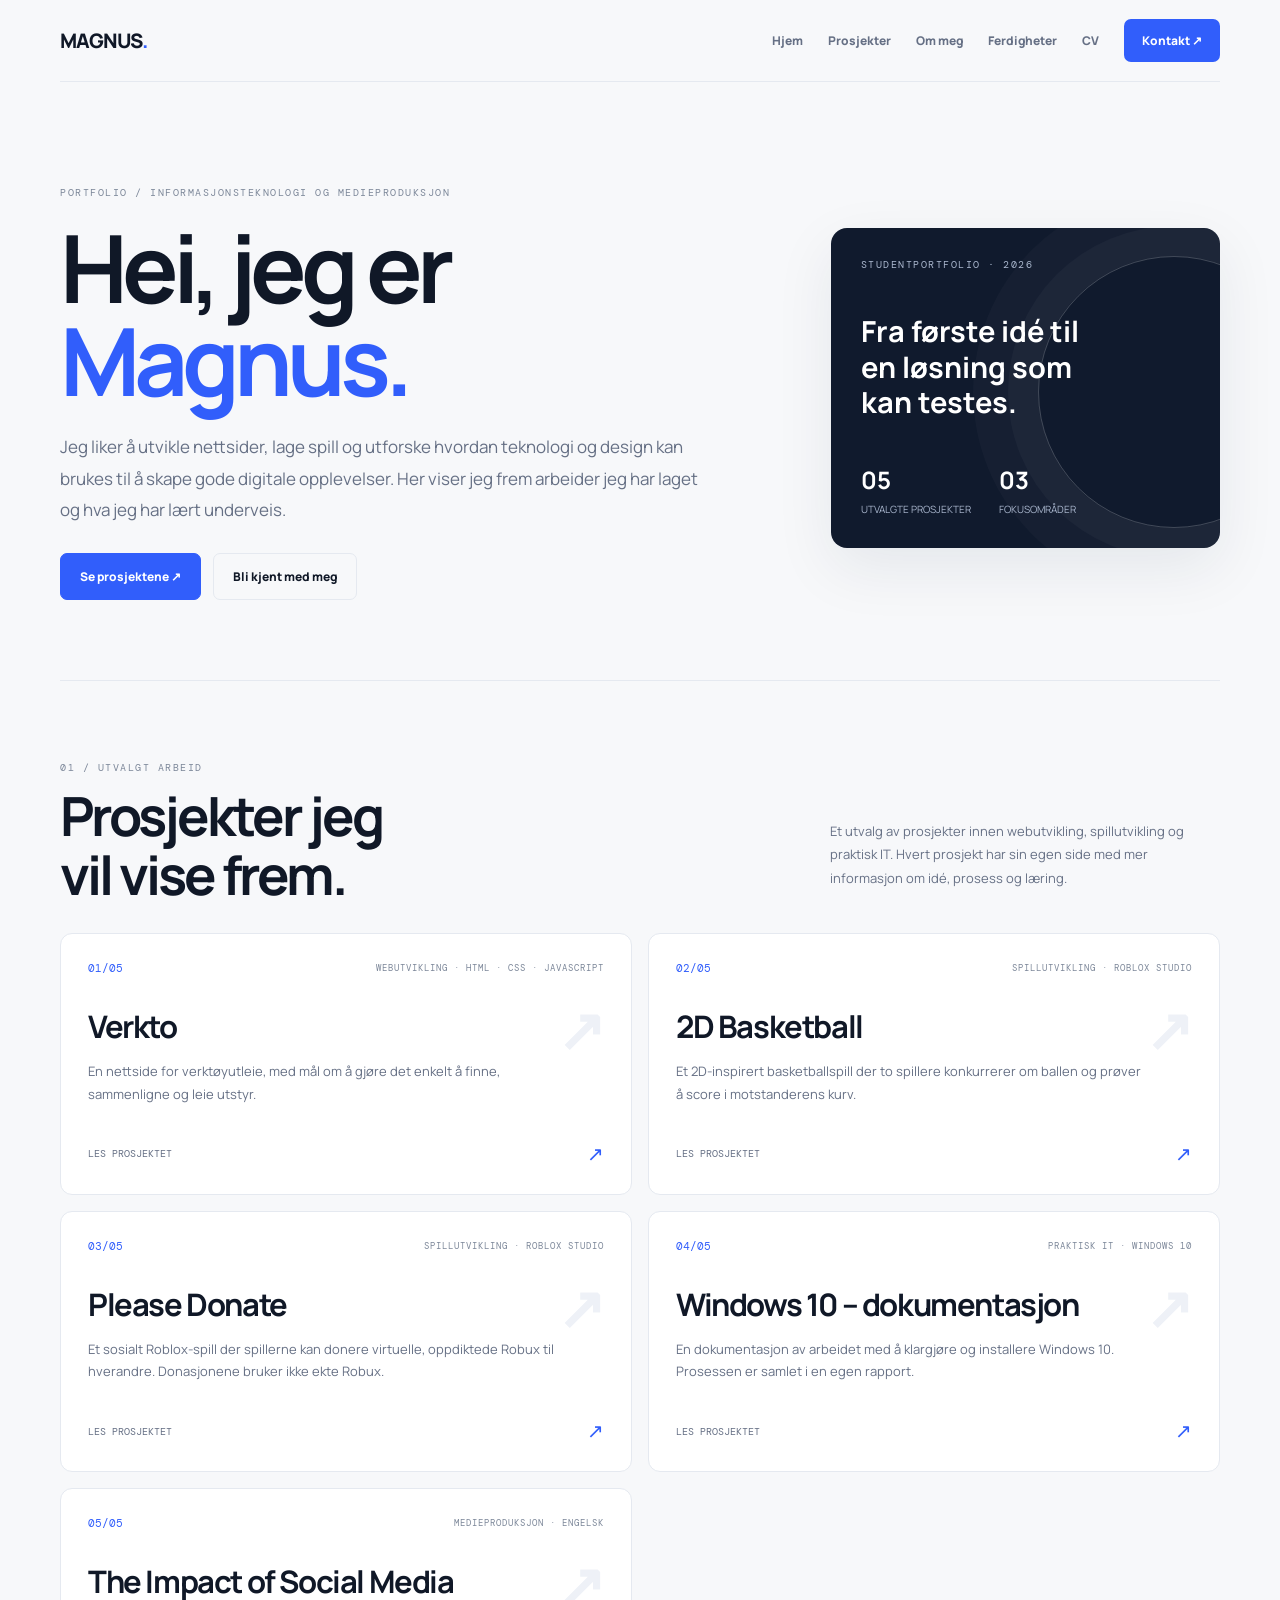
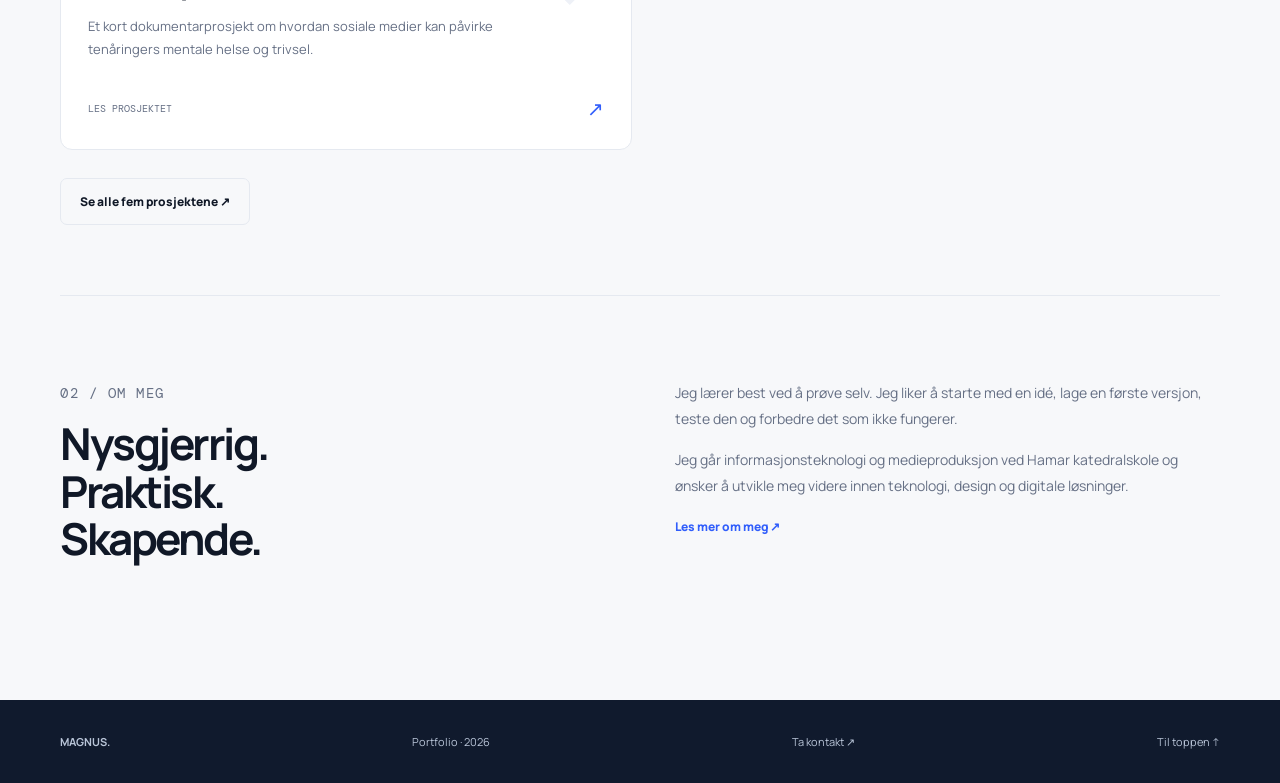
<file: index.html>
<!doctype html><html lang="nb"><head><meta charset="utf-8"><meta name="viewport" content="width=device-width,initial-scale=1"><meta name="description" content="Magnus sin portfolio – utvalgte prosjekter innen web, IT og spillutvikling."><title>Portfolio · Magnus</title><link rel="stylesheet" href="assets/style.css"></head><body id="top"><header class="nav wrap"><a class="brand" href="index.html">MAGNUS<i>.</i></a><nav class="navlinks"><a href="index.html">Hjem</a><a href="projects.html">Prosjekter</a><a href="about.html">Om meg</a><a href="skills.html">Ferdigheter</a><a href="cv.html">CV</a><a class="contact" href="contact.html">Kontakt ↗</a></nav></header><main class="wrap"><section class="hero"><div><p class="eyebrow">PORTFOLIO / INFORMASJONSTEKNOLOGI OG MEDIEPRODUKSJON</p><h1>Hei, jeg er<br><span>Magnus.</span></h1><p class="lead">Jeg liker å utvikle nettsider, lage spill og utforske hvordan teknologi og design kan brukes til å skape gode digitale opplevelser. Her viser jeg frem arbeider jeg har laget og hva jeg har lært underveis.</p><div class="actions"><a class="btn" href="projects.html">Se prosjektene ↗</a><a class="btn secondary" href="about.html">Bli kjent med meg</a></div></div><aside class="hero-panel"><small>STUDENTPORTFOLIO · 2026</small><strong>Fra første idé til en løsning som kan testes.</strong><div class="statrow"><div class="stat"><b>05</b><span>UTVALGTE PROSJEKTER</span></div><div class="stat"><b>03</b><span>FOKUSOMRÅDER</span></div></div></aside></section><section class="section"><div class="section-head"><div><p class="kicker">01 / UTVALGT ARBEID</p><h2>Prosjekter jeg<br>vil vise frem.</h2></div><p>Et utvalg av prosjekter innen webutvikling, spillutvikling og praktisk IT. Hvert prosjekt har sin egen side med mer informasjon om idé, prosess og læring.</p></div><div class="project-grid"><a class="project" href="projects/verkto.html"><div class="project-top"><span class="num">01/05</span><span class="tag">Webutvikling · HTML · CSS · JavaScript</span></div><div><h3>Verkto</h3><p>En nettside for verktøyutleie, med mål om å gjøre det enkelt å finne, sammenligne og leie utstyr.</p></div><div class="project-foot"><span>LES PROSJEKTET</span><span class="arrow">↗</span></div></a><a class="project" href="projects/basketball.html"><div class="project-top"><span class="num">02/05</span><span class="tag">Spillutvikling · Roblox Studio</span></div><div><h3>2D Basketball</h3><p>Et 2D-inspirert basketballspill der to spillere konkurrerer om ballen og prøver å score i motstanderens kurv.</p></div><div class="project-foot"><span>LES PROSJEKTET</span><span class="arrow">↗</span></div></a><a class="project" href="projects/donate.html"><div class="project-top"><span class="num">03/05</span><span class="tag">Spillutvikling · Roblox Studio</span></div><div><h3>Please Donate</h3><p>Et sosialt Roblox-spill der spillerne kan donere virtuelle, oppdiktede Robux til hverandre. Donasjonene bruker ikke ekte Robux.</p></div><div class="project-foot"><span>LES PROSJEKTET</span><span class="arrow">↗</span></div></a><a class="project" href="projects/windows.html"><div class="project-top"><span class="num">04/05</span><span class="tag">Praktisk IT · Windows 10</span></div><div><h3>Windows 10 – dokumentasjon</h3><p>En dokumentasjon av arbeidet med å klargjøre og installere Windows 10. Prosessen er samlet i en egen rapport.</p></div><div class="project-foot"><span>LES PROSJEKTET</span><span class="arrow">↗</span></div></a><a class="project" href="projects/documentary.html"><div class="project-top"><span class="num">05/05</span><span class="tag">Medieproduksjon · Engelsk</span></div><div><h3>The Impact of Social Media</h3><p>Et kort dokumentarprosjekt om hvordan sosiale medier kan påvirke tenåringers mentale helse og trivsel.</p></div><div class="project-foot"><span>LES PROSJEKTET</span><span class="arrow">↗</span></div></a></div><div class="actions"><a class="btn secondary" href="projects.html">Se alle fem prosjektene ↗</a></div></section><section class="section about-grid"><div><p class="kicker">02 / OM MEG</p><h2>Nysgjerrig.<br>Praktisk.<br>Skapende.</h2></div><div><p>Jeg lærer best ved å prøve selv. Jeg liker å starte med en idé, lage en første versjon, teste den og forbedre det som ikke fungerer.</p><p>Jeg går informasjonsteknologi og medieproduksjon ved Hamar katedralskole og ønsker å utvikle meg videre innen teknologi, design og digitale løsninger.</p><a class="back" href="about.html">Les mer om meg ↗</a></div></section></main><footer class="footer"><div class="wrap footer-in"><b>MAGNUS.</b><span>Portfolio · 2026</span><a href="contact.html">Ta kontakt ↗</a><a href="#top">Til toppen ↑</a></div></footer></body></html>
</file>
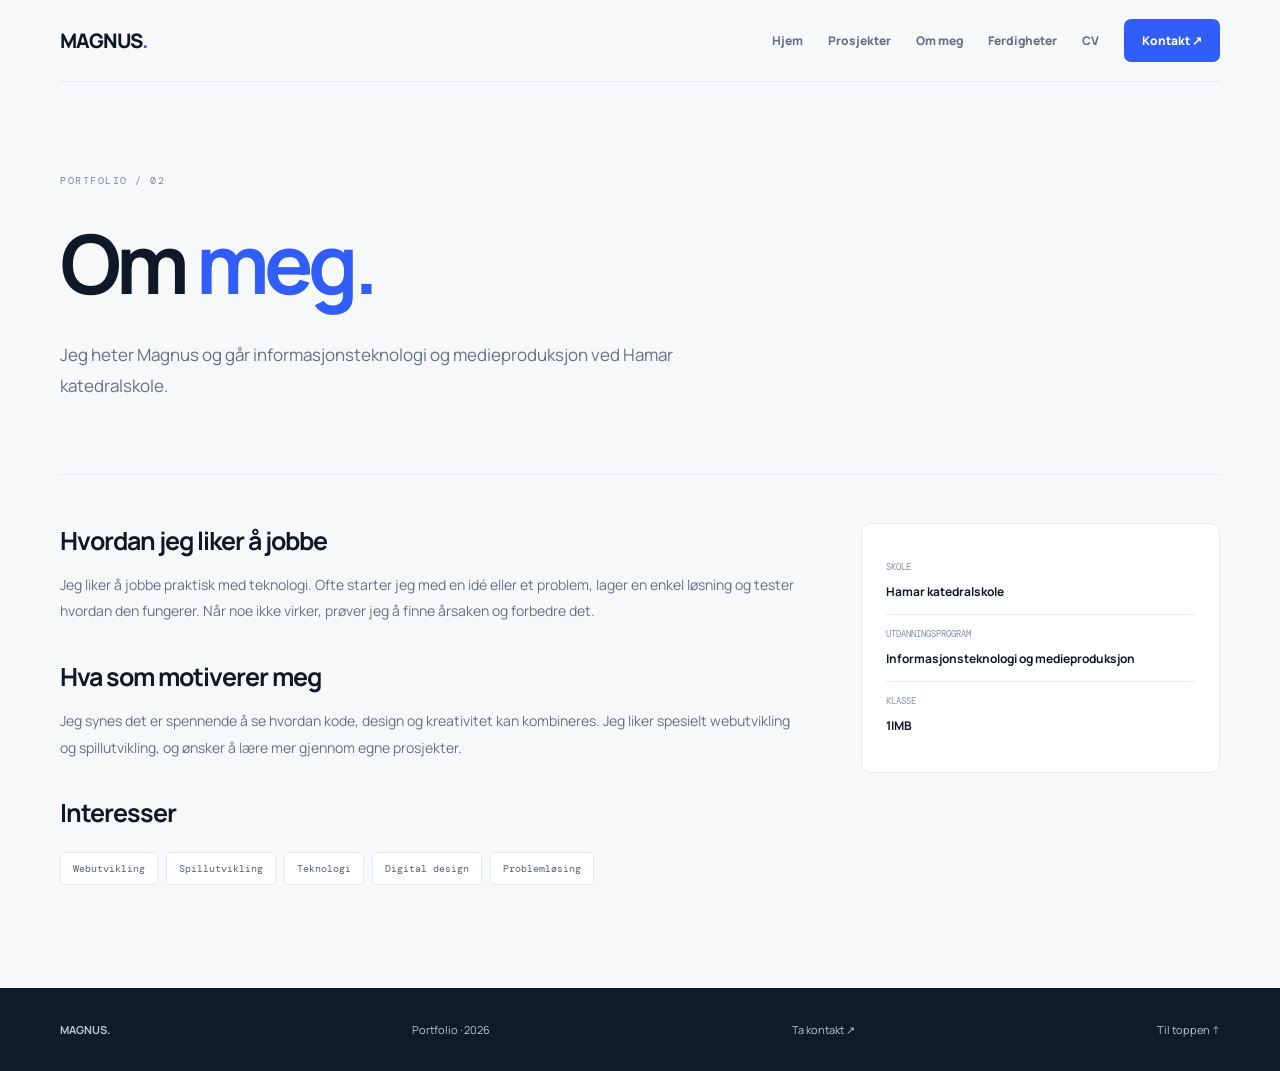
<file: about.html>
<!doctype html><html lang="nb"><head><meta charset="utf-8"><meta name="viewport" content="width=device-width,initial-scale=1"><meta name="description" content="Magnus sin portfolio – utvalgte prosjekter innen web, IT og spillutvikling."><title>Om meg · Magnus</title><link rel="stylesheet" href="assets/style.css"></head><body id="top"><header class="nav wrap"><a class="brand" href="index.html">MAGNUS<i>.</i></a><nav class="navlinks"><a href="index.html">Hjem</a><a href="projects.html">Prosjekter</a><a href="about.html">Om meg</a><a href="skills.html">Ferdigheter</a><a href="cv.html">CV</a><a class="contact" href="contact.html">Kontakt ↗</a></nav></header><main class="wrap"><section class="detail-hero"><p class="eyebrow">PORTFOLIO / 02</p><h1>Om <span>meg.</span></h1><p class="lead">Jeg heter Magnus og går informasjonsteknologi og medieproduksjon ved Hamar katedralskole.</p></section><section class="detail-layout"><article class="content"><h2>Hvordan jeg liker å jobbe</h2><p>Jeg liker å jobbe praktisk med teknologi. Ofte starter jeg med en idé eller et problem, lager en enkel løsning og tester hvordan den fungerer. Når noe ikke virker, prøver jeg å finne årsaken og forbedre det.</p><h2>Hva som motiverer meg</h2><p>Jeg synes det er spennende å se hvordan kode, design og kreativitet kan kombineres. Jeg liker spesielt webutvikling og spillutvikling, og ønsker å lære mer gjennom egne prosjekter.</p><h2>Interesser</h2><div class="pill-row"><span class="pill">Webutvikling</span><span class="pill">Spillutvikling</span><span class="pill">Teknologi</span><span class="pill">Digital design</span><span class="pill">Problemløsing</span></div></article><aside class="facts"><div><small>Skole</small><strong>Hamar katedralskole</strong></div><div><small>Utdanningsprogram</small><strong>Informasjonsteknologi og medieproduksjon</strong></div><div><small>Klasse</small><strong>1IMB</strong></div></aside></section></main><footer class="footer"><div class="wrap footer-in"><b>MAGNUS.</b><span>Portfolio · 2026</span><a href="contact.html">Ta kontakt ↗</a><a href="#top">Til toppen ↑</a></div></footer></body></html>
</file>
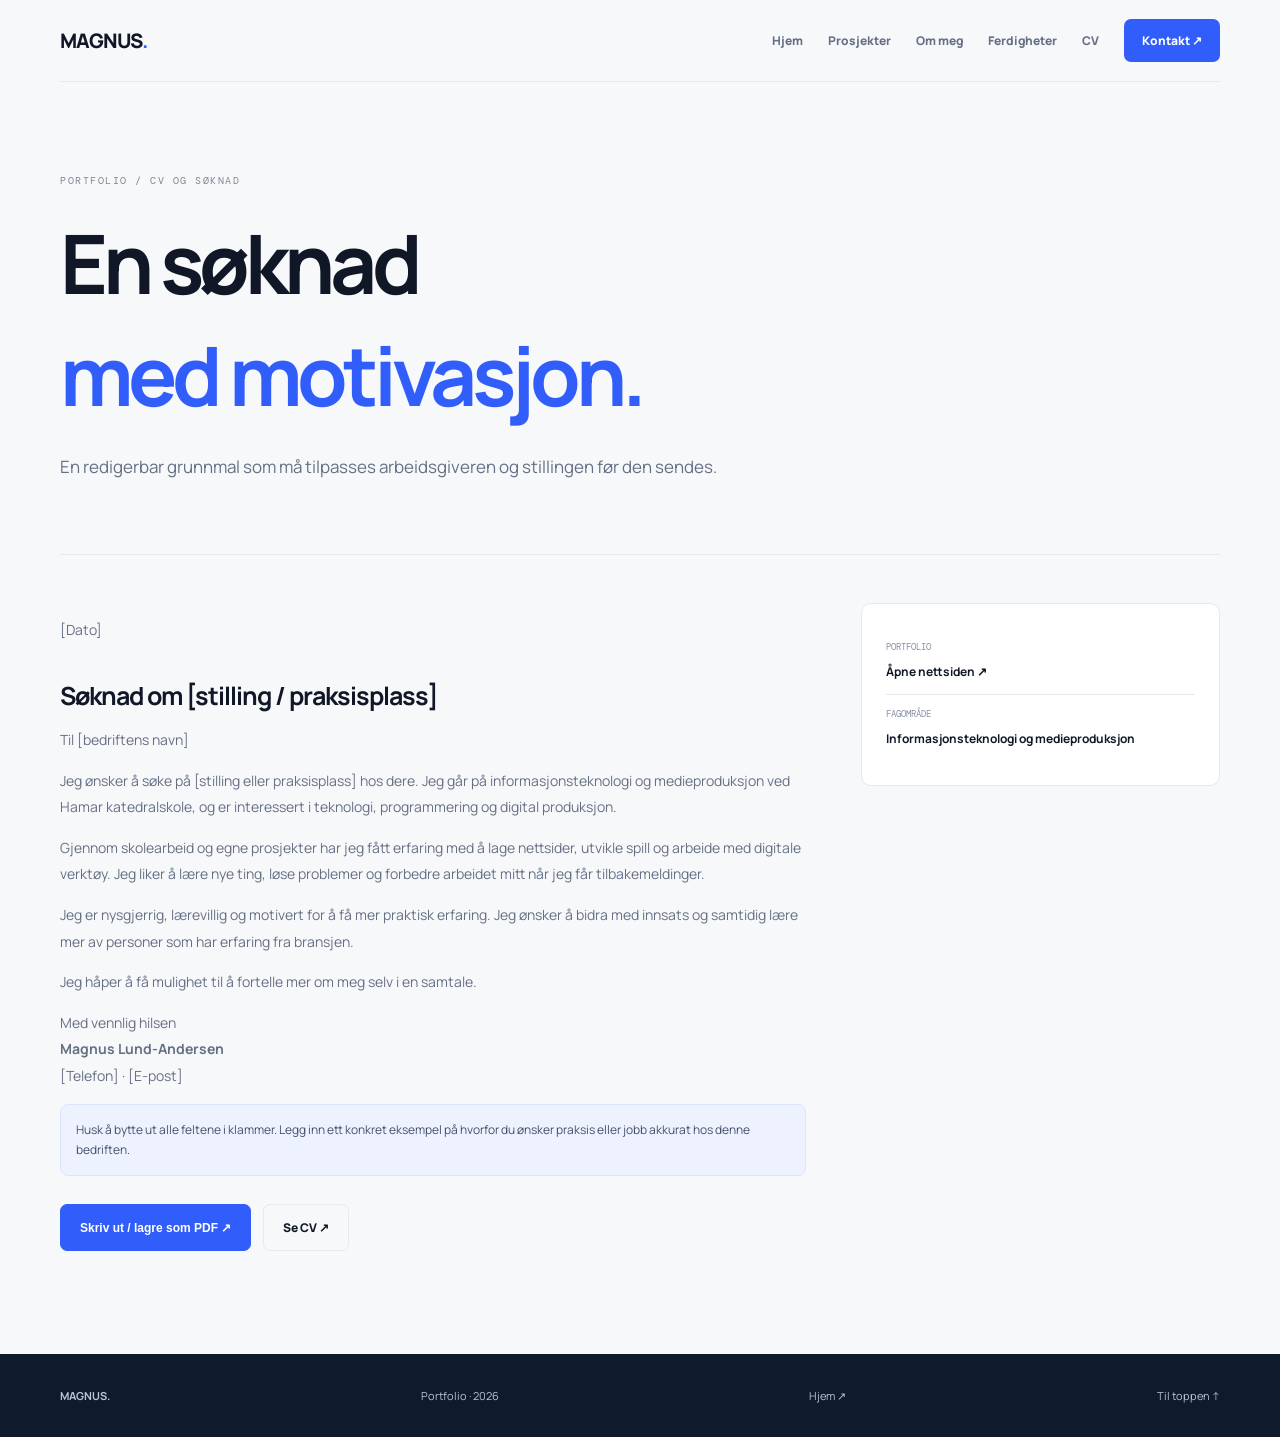
<file: application.html>
<!doctype html>
<html lang="nb">
<head>
  <meta charset="utf-8">
  <meta name="viewport" content="width=device-width, initial-scale=1">
  <meta name="description" content="Søknadsmal – Magnus Lund-Andersen">
  <title>Søknad · Magnus</title>
  <link rel="stylesheet" href="assets/style.css">
</head>
<body id="top">
  <header class="nav wrap">
    <a class="brand" href="index.html">MAGNUS<i>.</i></a>
    <nav class="navlinks" aria-label="Hovedmeny">
      <a href="index.html">Hjem</a><a href="projects.html">Prosjekter</a><a href="about.html">Om meg</a><a href="skills.html">Ferdigheter</a><a href="cv.html">CV</a><a class="contact" href="contact.html">Kontakt ↗</a>
    </nav>
  </header>
  <main class="wrap">
    <section class="detail-hero">
      <p class="eyebrow">PORTFOLIO / CV OG SØKNAD</p>
      <h1>En søknad<br><span>med motivasjon.</span></h1>
      <p class="lead">En redigerbar grunnmal som må tilpasses arbeidsgiveren og stillingen før den sendes.</p>
    </section>
    <section class="detail-layout">
      <article class="content">
        <p>[Dato]</p>
        <h2>Søknad om [stilling / praksisplass]</h2>
        <p>Til [bedriftens navn]</p>
        <p>Jeg ønsker å søke på [stilling eller praksisplass] hos dere. Jeg går på informasjonsteknologi og medieproduksjon ved Hamar katedralskole, og er interessert i teknologi, programmering og digital produksjon.</p>
        <p>Gjennom skolearbeid og egne prosjekter har jeg fått erfaring med å lage nettsider, utvikle spill og arbeide med digitale verktøy. Jeg liker å lære nye ting, løse problemer og forbedre arbeidet mitt når jeg får tilbakemeldinger.</p>
        <p>Jeg er nysgjerrig, lærevillig og motivert for å få mer praktisk erfaring. Jeg ønsker å bidra med innsats og samtidig lære mer av personer som har erfaring fra bransjen.</p>
        <p>Jeg håper å få mulighet til å fortelle mer om meg selv i en samtale.</p>
        <p>Med vennlig hilsen<br><strong>Magnus Lund-Andersen</strong><br>[Telefon] · [E-post]</p>
        <div class="note">Husk å bytte ut alle feltene i klammer. Legg inn ett konkret eksempel på hvorfor du ønsker praksis eller jobb akkurat hos denne bedriften.</div>
        <div class="actions"><button class="btn" onclick="window.print()">Skriv ut / lagre som PDF ↗</button><a class="btn secondary" href="cv.html">Se CV ↗</a></div>
      </article>
      <aside class="facts"><div><small>Portfolio</small><strong><a href="https://manlun06.imkatta.no/Portfolio/" target="_blank" rel="noopener">Åpne nettsiden ↗</a></strong></div><div><small>Fagområde</small><strong>Informasjonsteknologi og medieproduksjon</strong></div></aside>
    </section>
  </main>
  <footer class="footer"><div class="wrap footer-in"><b>MAGNUS.</b><span>Portfolio · 2026</span><a href="index.html">Hjem ↗</a><a href="#top">Til toppen ↑</a></div></footer>
</body>
</html>
</file>
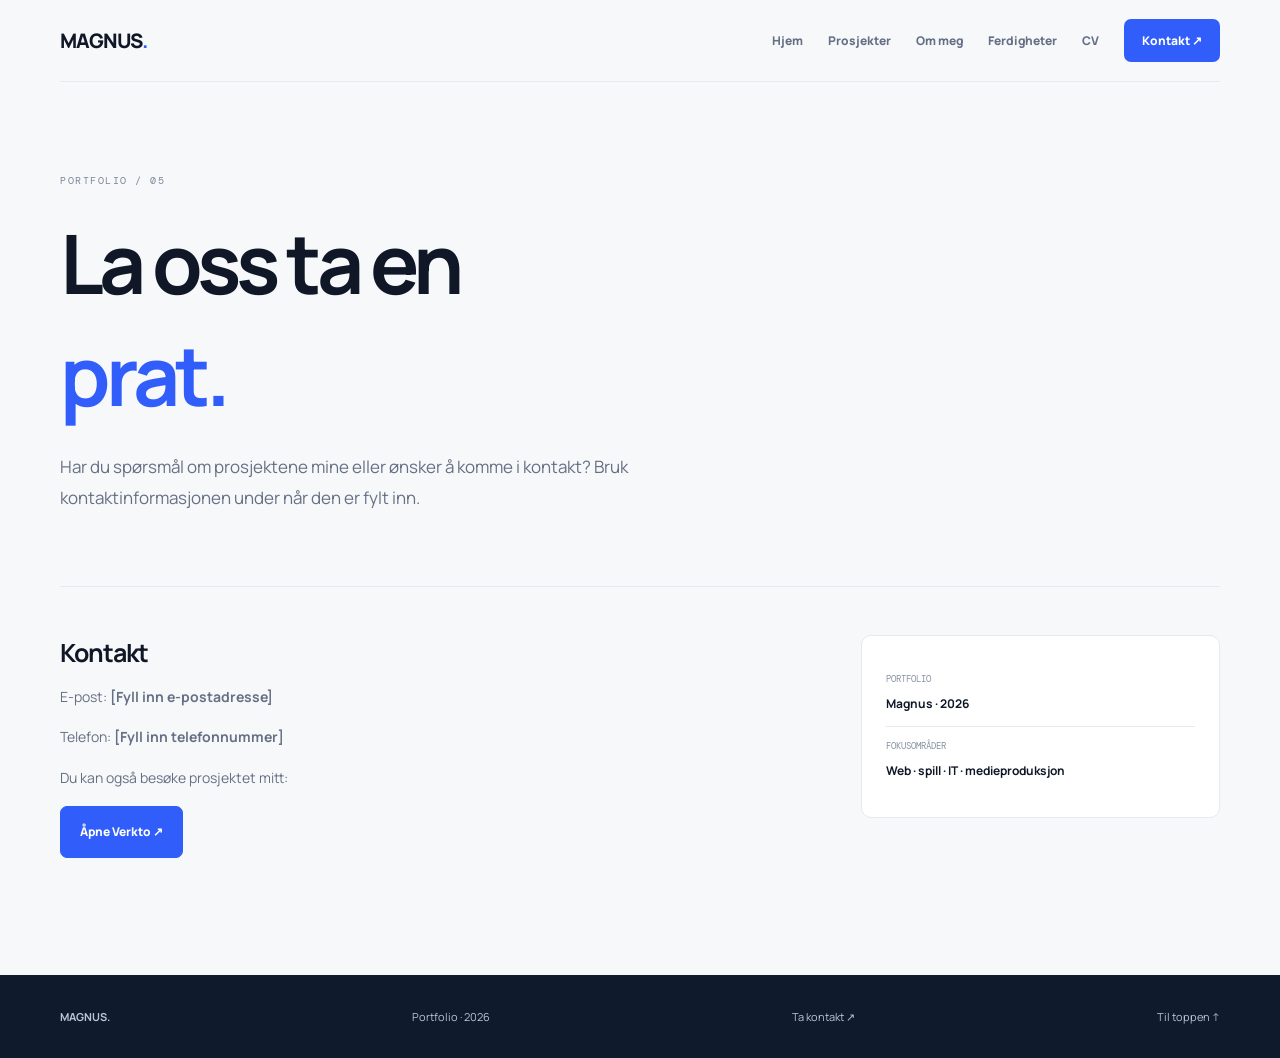
<file: contact.html>
<!doctype html><html lang="nb"><head><meta charset="utf-8"><meta name="viewport" content="width=device-width,initial-scale=1"><meta name="description" content="Magnus sin portfolio – utvalgte prosjekter innen web, IT og spillutvikling."><title>Kontakt · Magnus</title><link rel="stylesheet" href="assets/style.css"></head><body id="top"><header class="nav wrap"><a class="brand" href="index.html">MAGNUS<i>.</i></a><nav class="navlinks"><a href="index.html">Hjem</a><a href="projects.html">Prosjekter</a><a href="about.html">Om meg</a><a href="skills.html">Ferdigheter</a><a href="cv.html">CV</a><a class="contact" href="contact.html">Kontakt ↗</a></nav></header><main class="wrap"><section class="detail-hero"><p class="eyebrow">PORTFOLIO / 05</p><h1>La oss ta en<br><span>prat.</span></h1><p class="lead">Har du spørsmål om prosjektene mine eller ønsker å komme i kontakt? Bruk kontaktinformasjonen under når den er fylt inn.</p></section><section class="detail-layout"><article class="content"><h2>Kontakt</h2><p>E-post: <strong>[Fyll inn e-postadresse]</strong></p><p>Telefon: <strong>[Fyll inn telefonnummer]</strong></p><p>Du kan også besøke prosjektet mitt:</p><p><a class="btn" href="https://manlun06.imkatta.no/Verkto/" target="_blank" rel="noopener">Åpne Verkto ↗</a></p></article><aside class="facts"><div><small>Portfolio</small><strong>Magnus · 2026</strong></div><div><small>Fokusområder</small><strong>Web · spill · IT · medieproduksjon</strong></div></aside></section></main><footer class="footer"><div class="wrap footer-in"><b>MAGNUS.</b><span>Portfolio · 2026</span><a href="contact.html">Ta kontakt ↗</a><a href="#top">Til toppen ↑</a></div></footer></body></html>
</file>
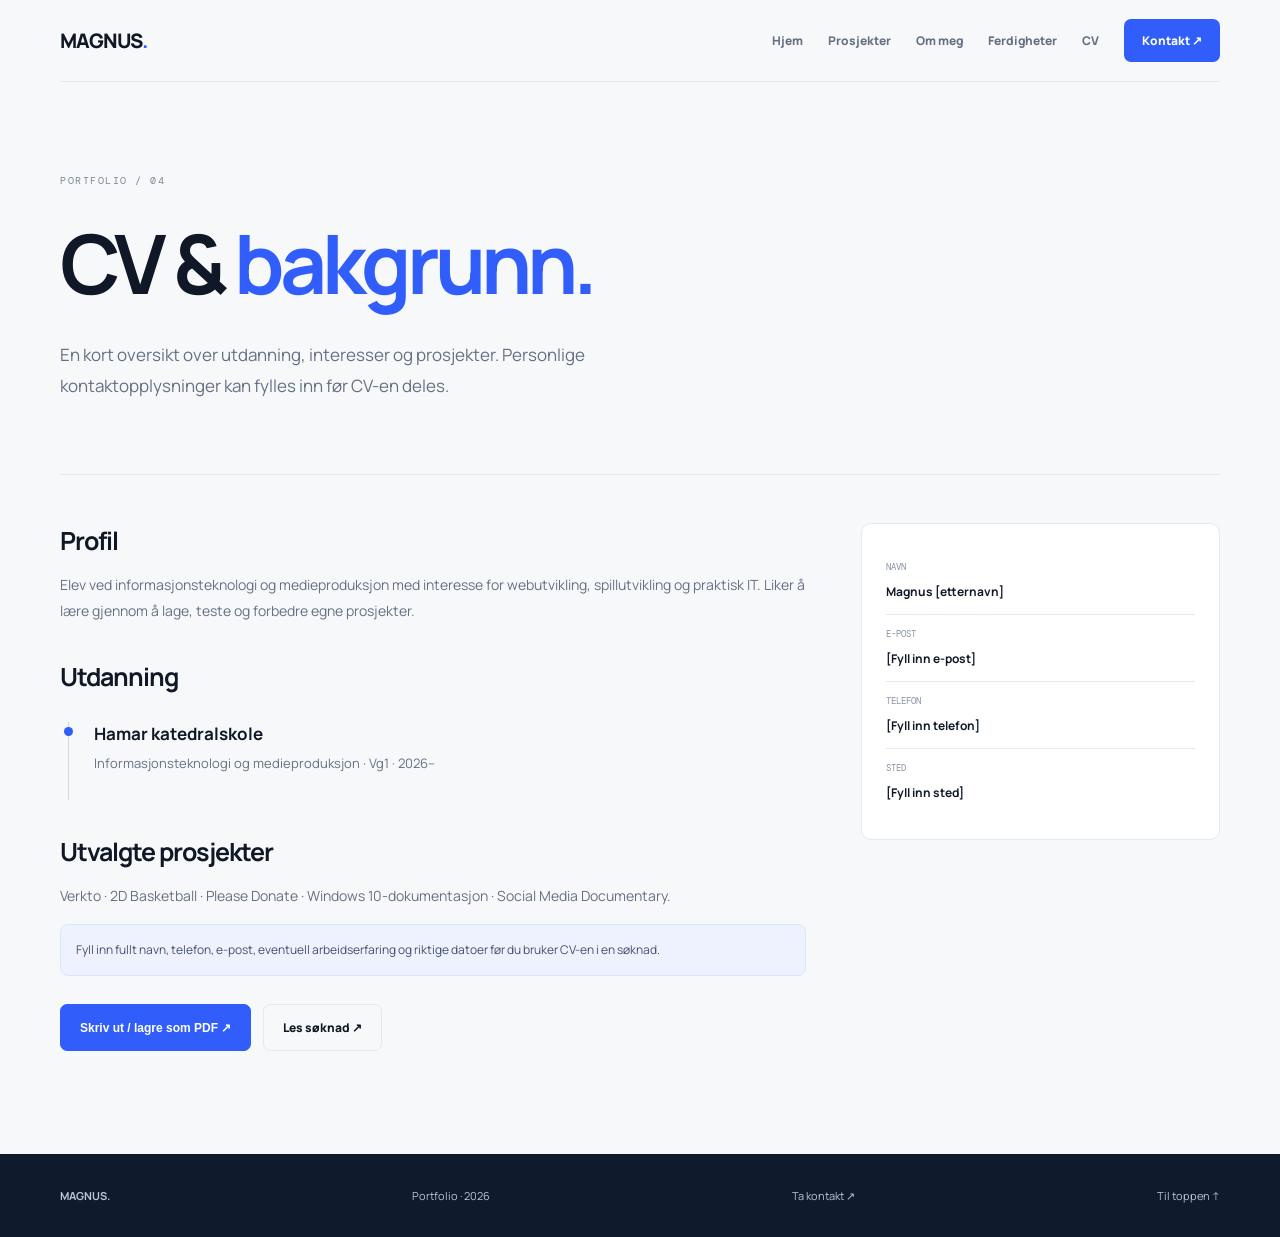
<file: cv.html>
<!doctype html><html lang="nb"><head><meta charset="utf-8"><meta name="viewport" content="width=device-width,initial-scale=1"><meta name="description" content="Magnus sin portfolio – utvalgte prosjekter innen web, IT og spillutvikling."><title>CV · Magnus</title><link rel="stylesheet" href="assets/style.css"></head><body id="top"><header class="nav wrap"><a class="brand" href="index.html">MAGNUS<i>.</i></a><nav class="navlinks"><a href="index.html">Hjem</a><a href="projects.html">Prosjekter</a><a href="about.html">Om meg</a><a href="skills.html">Ferdigheter</a><a href="cv.html">CV</a><a class="contact" href="contact.html">Kontakt ↗</a></nav></header><main class="wrap"><section class="detail-hero"><p class="eyebrow">PORTFOLIO / 04</p><h1>CV & <span>bakgrunn.</span></h1><p class="lead">En kort oversikt over utdanning, interesser og prosjekter. Personlige kontaktopplysninger kan fylles inn før CV-en deles.</p></section><section class="detail-layout"><article class="content"><h2>Profil</h2><p>Elev ved informasjonsteknologi og medieproduksjon med interesse for webutvikling, spillutvikling og praktisk IT. Liker å lære gjennom å lage, teste og forbedre egne prosjekter.</p><h2>Utdanning</h2><div class="timeline"><article><h3>Hamar katedralskole</h3><p>Informasjonsteknologi og medieproduksjon · Vg1 · 2026–</p></article></div><h2>Utvalgte prosjekter</h2><p>Verkto · 2D Basketball · Please Donate · Windows 10-dokumentasjon · Social Media Documentary.</p><div class="note">Fyll inn fullt navn, telefon, e-post, eventuell arbeidserfaring og riktige datoer før du bruker CV-en i en søknad.</div><div class="actions"><button class="btn" onclick="window.print()">Skriv ut / lagre som PDF ↗</button><a class="btn secondary" href="application.html">Les søknad ↗</a></div></article><aside class="facts"><div><small>Navn</small><strong>Magnus [etternavn]</strong></div><div><small>E-post</small><strong>[Fyll inn e-post]</strong></div><div><small>Telefon</small><strong>[Fyll inn telefon]</strong></div><div><small>Sted</small><strong>[Fyll inn sted]</strong></div></aside></section></main><footer class="footer"><div class="wrap footer-in"><b>MAGNUS.</b><span>Portfolio · 2026</span><a href="contact.html">Ta kontakt ↗</a><a href="#top">Til toppen ↑</a></div></footer></body></html>
</file>
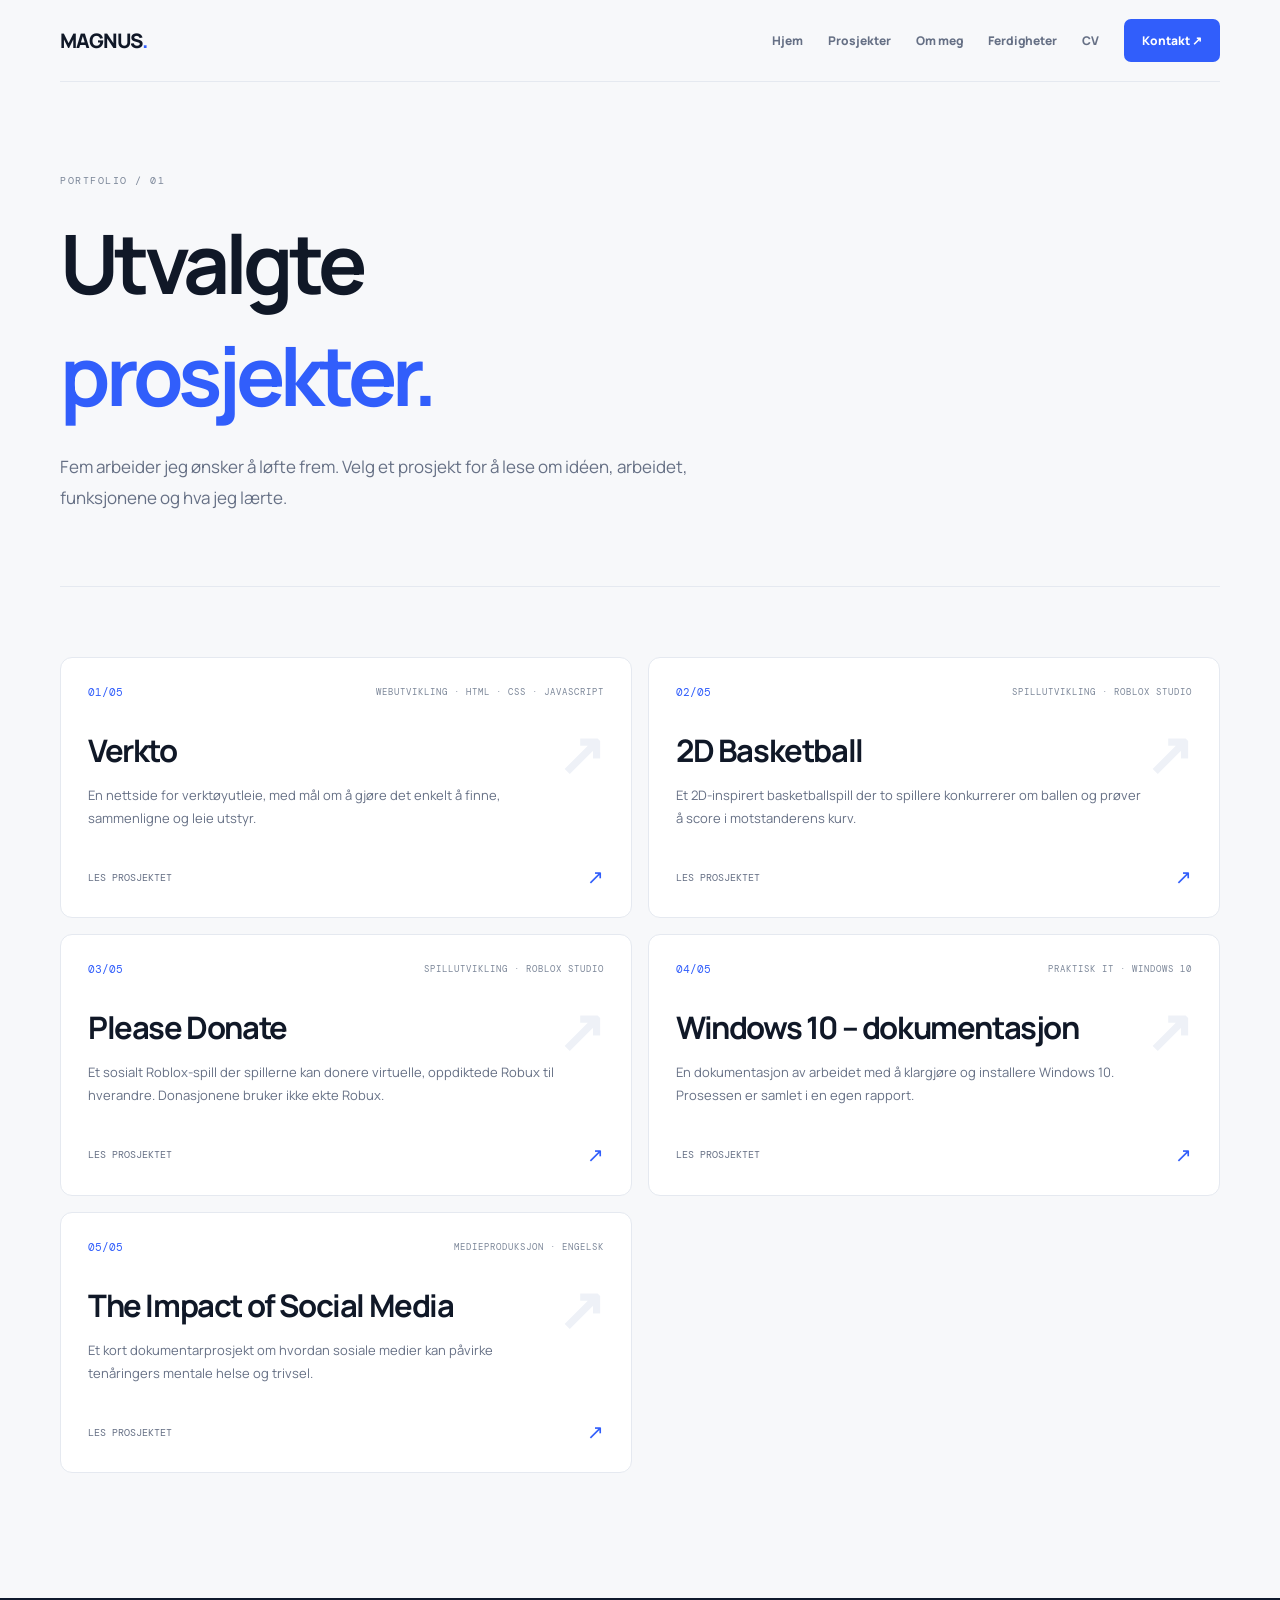
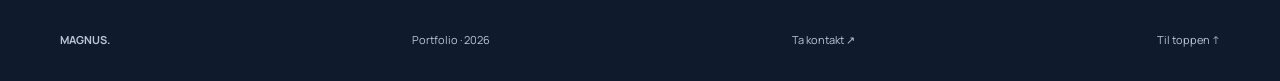
<file: projects.html>
<!doctype html><html lang="nb"><head><meta charset="utf-8"><meta name="viewport" content="width=device-width,initial-scale=1"><meta name="description" content="Magnus sin portfolio – utvalgte prosjekter innen web, IT og spillutvikling."><title>Prosjekter · Magnus</title><link rel="stylesheet" href="assets/style.css"></head><body id="top"><header class="nav wrap"><a class="brand" href="index.html">MAGNUS<i>.</i></a><nav class="navlinks"><a href="index.html">Hjem</a><a href="projects.html">Prosjekter</a><a href="about.html">Om meg</a><a href="skills.html">Ferdigheter</a><a href="cv.html">CV</a><a class="contact" href="contact.html">Kontakt ↗</a></nav></header><main class="wrap"><section class="detail-hero"><p class="eyebrow">PORTFOLIO / 01</p><h1>Utvalgte<br><span>prosjekter.</span></h1><p class="lead">Fem arbeider jeg ønsker å løfte frem. Velg et prosjekt for å lese om idéen, arbeidet, funksjonene og hva jeg lærte.</p></section><section class="section"><div class="project-grid"><a class="project" href="projects/verkto.html"><div class="project-top"><span class="num">01/05</span><span class="tag">Webutvikling · HTML · CSS · JavaScript</span></div><div><h3>Verkto</h3><p>En nettside for verktøyutleie, med mål om å gjøre det enkelt å finne, sammenligne og leie utstyr.</p></div><div class="project-foot"><span>LES PROSJEKTET</span><span class="arrow">↗</span></div></a><a class="project" href="projects/basketball.html"><div class="project-top"><span class="num">02/05</span><span class="tag">Spillutvikling · Roblox Studio</span></div><div><h3>2D Basketball</h3><p>Et 2D-inspirert basketballspill der to spillere konkurrerer om ballen og prøver å score i motstanderens kurv.</p></div><div class="project-foot"><span>LES PROSJEKTET</span><span class="arrow">↗</span></div></a><a class="project" href="projects/donate.html"><div class="project-top"><span class="num">03/05</span><span class="tag">Spillutvikling · Roblox Studio</span></div><div><h3>Please Donate</h3><p>Et sosialt Roblox-spill der spillerne kan donere virtuelle, oppdiktede Robux til hverandre. Donasjonene bruker ikke ekte Robux.</p></div><div class="project-foot"><span>LES PROSJEKTET</span><span class="arrow">↗</span></div></a><a class="project" href="projects/windows.html"><div class="project-top"><span class="num">04/05</span><span class="tag">Praktisk IT · Windows 10</span></div><div><h3>Windows 10 – dokumentasjon</h3><p>En dokumentasjon av arbeidet med å klargjøre og installere Windows 10. Prosessen er samlet i en egen rapport.</p></div><div class="project-foot"><span>LES PROSJEKTET</span><span class="arrow">↗</span></div></a><a class="project" href="projects/documentary.html"><div class="project-top"><span class="num">05/05</span><span class="tag">Medieproduksjon · Engelsk</span></div><div><h3>The Impact of Social Media</h3><p>Et kort dokumentarprosjekt om hvordan sosiale medier kan påvirke tenåringers mentale helse og trivsel.</p></div><div class="project-foot"><span>LES PROSJEKTET</span><span class="arrow">↗</span></div></a></div></section></main><footer class="footer"><div class="wrap footer-in"><b>MAGNUS.</b><span>Portfolio · 2026</span><a href="contact.html">Ta kontakt ↗</a><a href="#top">Til toppen ↑</a></div></footer></body></html>
</file>
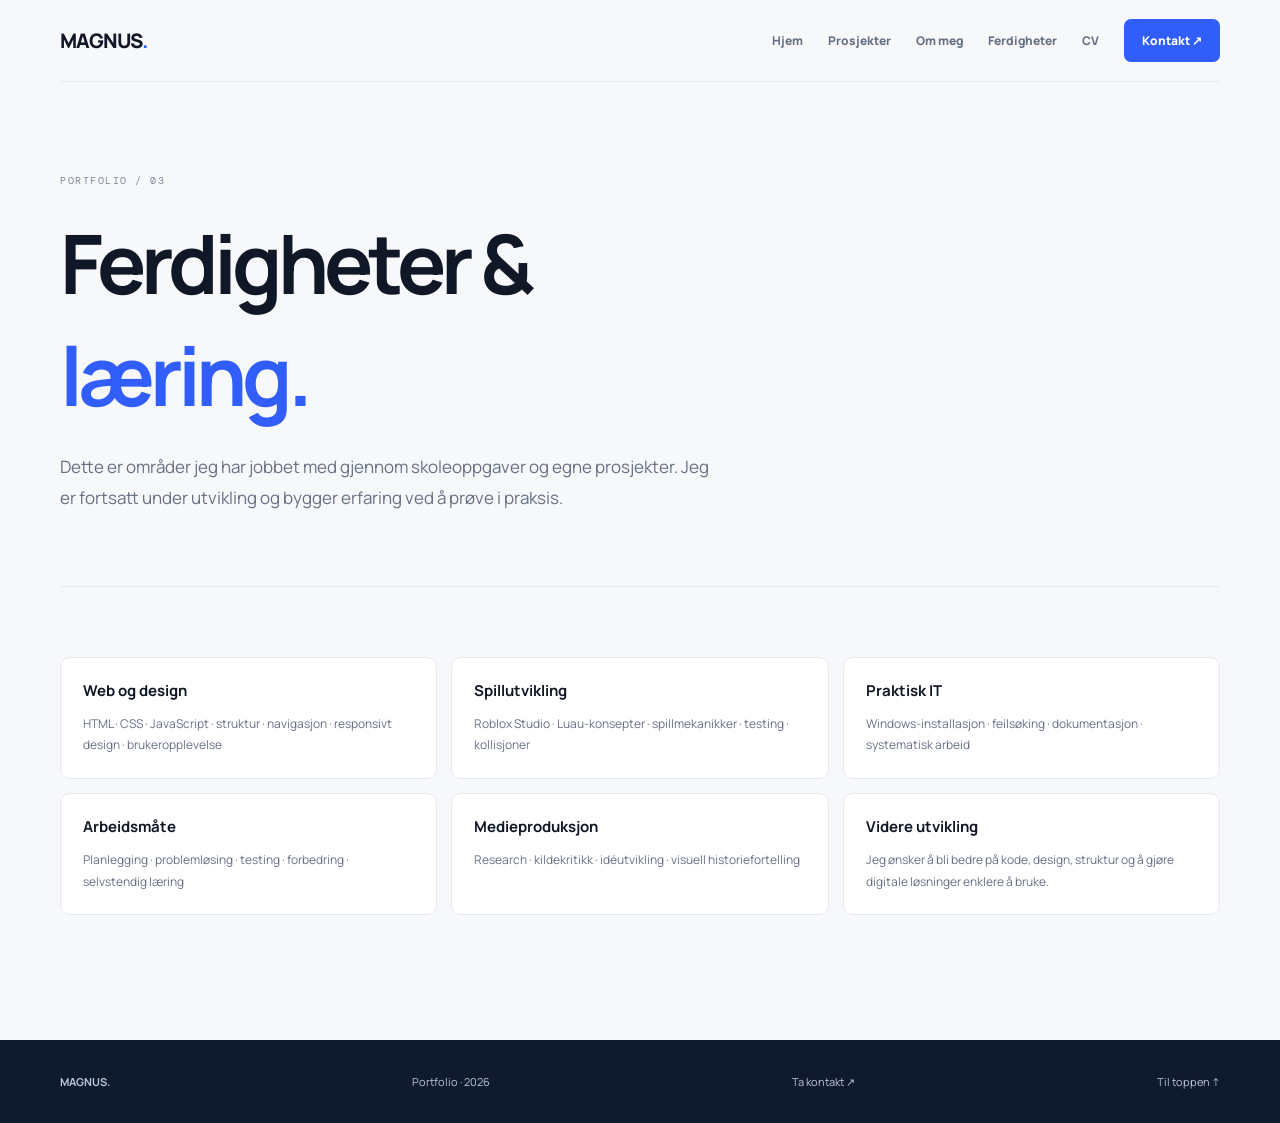
<file: skills.html>
<!doctype html><html lang="nb"><head><meta charset="utf-8"><meta name="viewport" content="width=device-width,initial-scale=1"><meta name="description" content="Magnus sin portfolio – utvalgte prosjekter innen web, IT og spillutvikling."><title>Ferdigheter · Magnus</title><link rel="stylesheet" href="assets/style.css"></head><body id="top"><header class="nav wrap"><a class="brand" href="index.html">MAGNUS<i>.</i></a><nav class="navlinks"><a href="index.html">Hjem</a><a href="projects.html">Prosjekter</a><a href="about.html">Om meg</a><a href="skills.html">Ferdigheter</a><a href="cv.html">CV</a><a class="contact" href="contact.html">Kontakt ↗</a></nav></header><main class="wrap"><section class="detail-hero"><p class="eyebrow">PORTFOLIO / 03</p><h1>Ferdigheter &<br><span>læring.</span></h1><p class="lead">Dette er områder jeg har jobbet med gjennom skoleoppgaver og egne prosjekter. Jeg er fortsatt under utvikling og bygger erfaring ved å prøve i praksis.</p></section><section class="section"><div class="skill-grid"><article class="skill-card"><h3>Web og design</h3><p>HTML · CSS · JavaScript · struktur · navigasjon · responsivt design · brukeropplevelse</p></article><article class="skill-card"><h3>Spillutvikling</h3><p>Roblox Studio · Luau-konsepter · spillmekanikker · testing · kollisjoner</p></article><article class="skill-card"><h3>Praktisk IT</h3><p>Windows-installasjon · feilsøking · dokumentasjon · systematisk arbeid</p></article><article class="skill-card"><h3>Arbeidsmåte</h3><p>Planlegging · problemløsing · testing · forbedring · selvstendig læring</p></article><article class="skill-card"><h3>Medieproduksjon</h3><p>Research · kildekritikk · idéutvikling · visuell historiefortelling</p></article><article class="skill-card"><h3>Videre utvikling</h3><p>Jeg ønsker å bli bedre på kode, design, struktur og å gjøre digitale løsninger enklere å bruke.</p></article></div></section></main><footer class="footer"><div class="wrap footer-in"><b>MAGNUS.</b><span>Portfolio · 2026</span><a href="contact.html">Ta kontakt ↗</a><a href="#top">Til toppen ↑</a></div></footer></body></html>
</file>
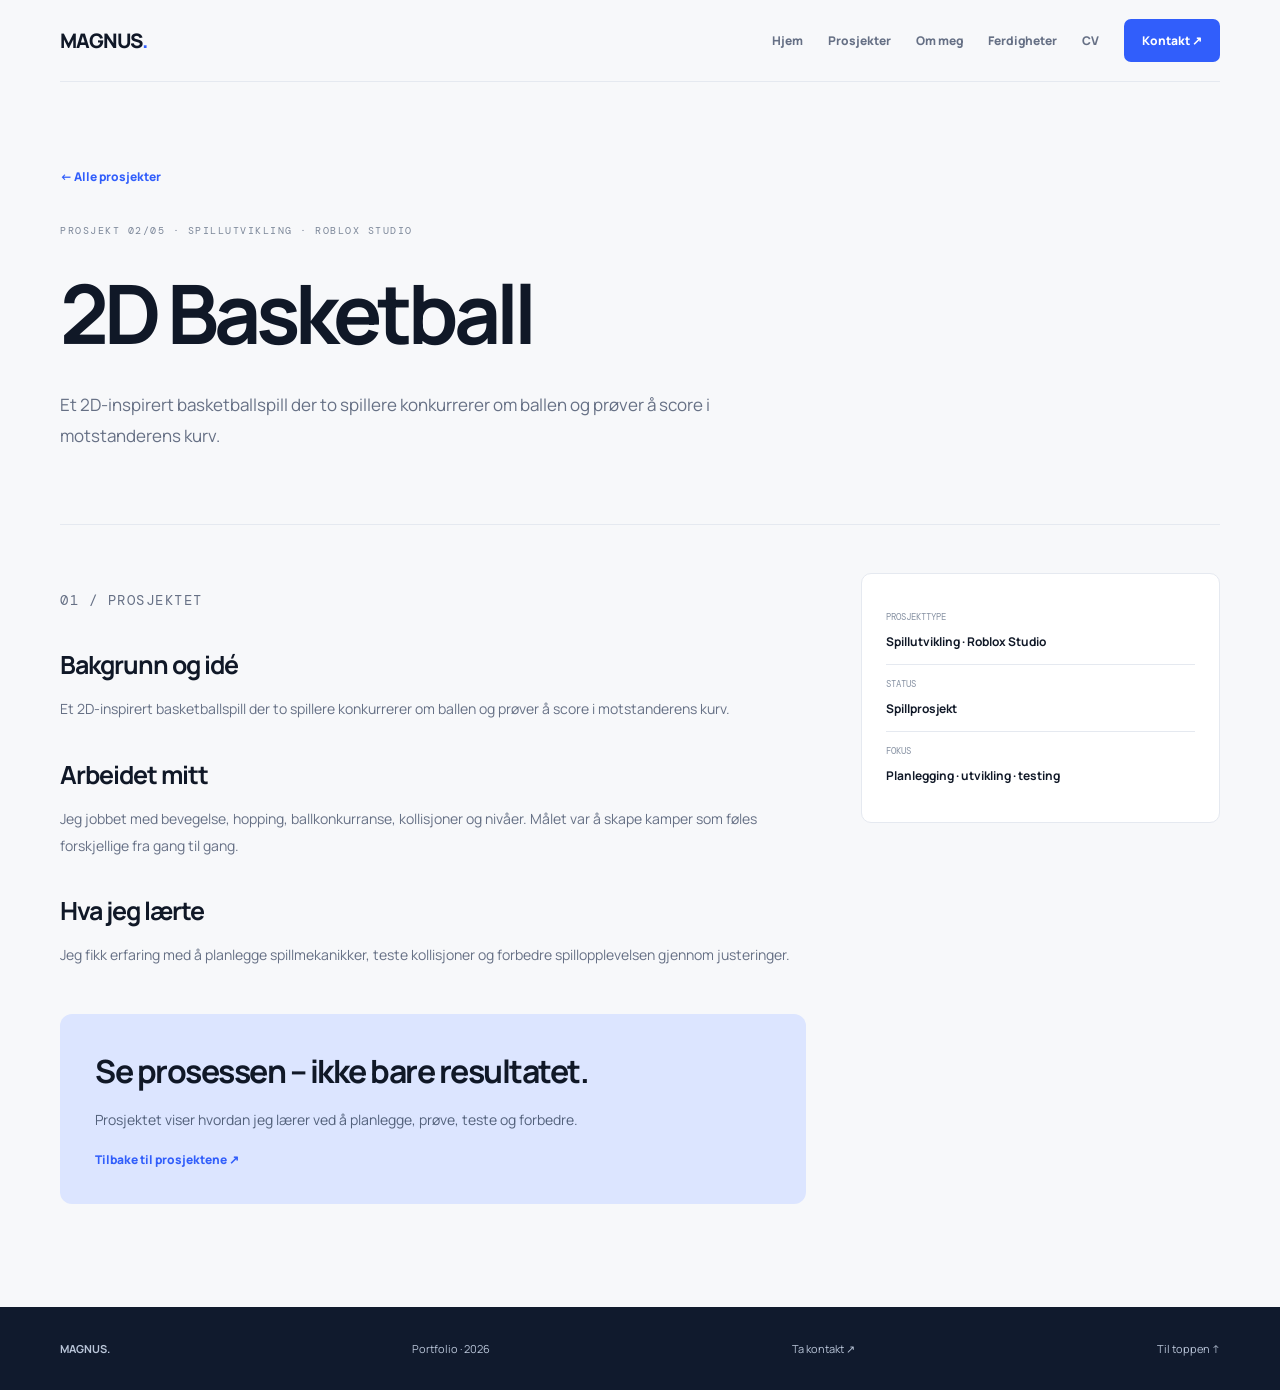
<file: projects/basketball.html>
<!doctype html><html lang="nb"><head><meta charset="utf-8"><meta name="viewport" content="width=device-width,initial-scale=1"><meta name="description" content="Magnus sin portfolio – utvalgte prosjekter innen web, IT og spillutvikling."><title>2D Basketball · Magnus</title><link rel="stylesheet" href="../assets/style.css"></head><body id="top"><header class="nav wrap"><a class="brand" href="../index.html">MAGNUS<i>.</i></a><nav class="navlinks"><a href="../index.html">Hjem</a><a href="../projects.html">Prosjekter</a><a href="../about.html">Om meg</a><a href="../skills.html">Ferdigheter</a><a href="../cv.html">CV</a><a class="contact" href="../contact.html">Kontakt ↗</a></nav></header><main class="wrap"><section class="detail-hero"><a class="back" href="../projects.html">← Alle prosjekter</a><p class="eyebrow" style="margin-top:38px">PROSJEKT 02/05 · Spillutvikling · Roblox Studio</p><h1>2D Basketball</h1><p class="lead">Et 2D-inspirert basketballspill der to spillere konkurrerer om ballen og prøver å score i motstanderens kurv.</p></section><section class="detail-layout"><article class="content"><p class="kicker">01 / PROSJEKTET</p><h2>Bakgrunn og idé</h2><p>Et 2D-inspirert basketballspill der to spillere konkurrerer om ballen og prøver å score i motstanderens kurv.</p><h2>Arbeidet mitt</h2><p>Jeg jobbet med bevegelse, hopping, ballkonkurranse, kollisjoner og nivåer. Målet var å skape kamper som føles forskjellige fra gang til gang.</p><h2>Hva jeg lærte</h2><p>Jeg fikk erfaring med å planlegge spillmekanikker, teste kollisjoner og forbedre spillopplevelsen gjennom justeringer.</p><div class="contact-band"><h2>Se prosessen – ikke bare resultatet.</h2><p>Prosjektet viser hvordan jeg lærer ved å planlegge, prøve, teste og forbedre.</p><a class="back" href="../projects.html">Tilbake til prosjektene ↗</a></div></article><aside class="facts"><div><small>Prosjekttype</small><strong>Spillutvikling · Roblox Studio</strong></div><div><small>Status</small><strong>Spillprosjekt</strong></div><div><small>Fokus</small><strong>Planlegging · utvikling · testing</strong></div></aside></section></main><footer class="footer"><div class="wrap footer-in"><b>MAGNUS.</b><span>Portfolio · 2026</span><a href="../contact.html">Ta kontakt ↗</a><a href="#top">Til toppen ↑</a></div></footer></body></html>
</file>
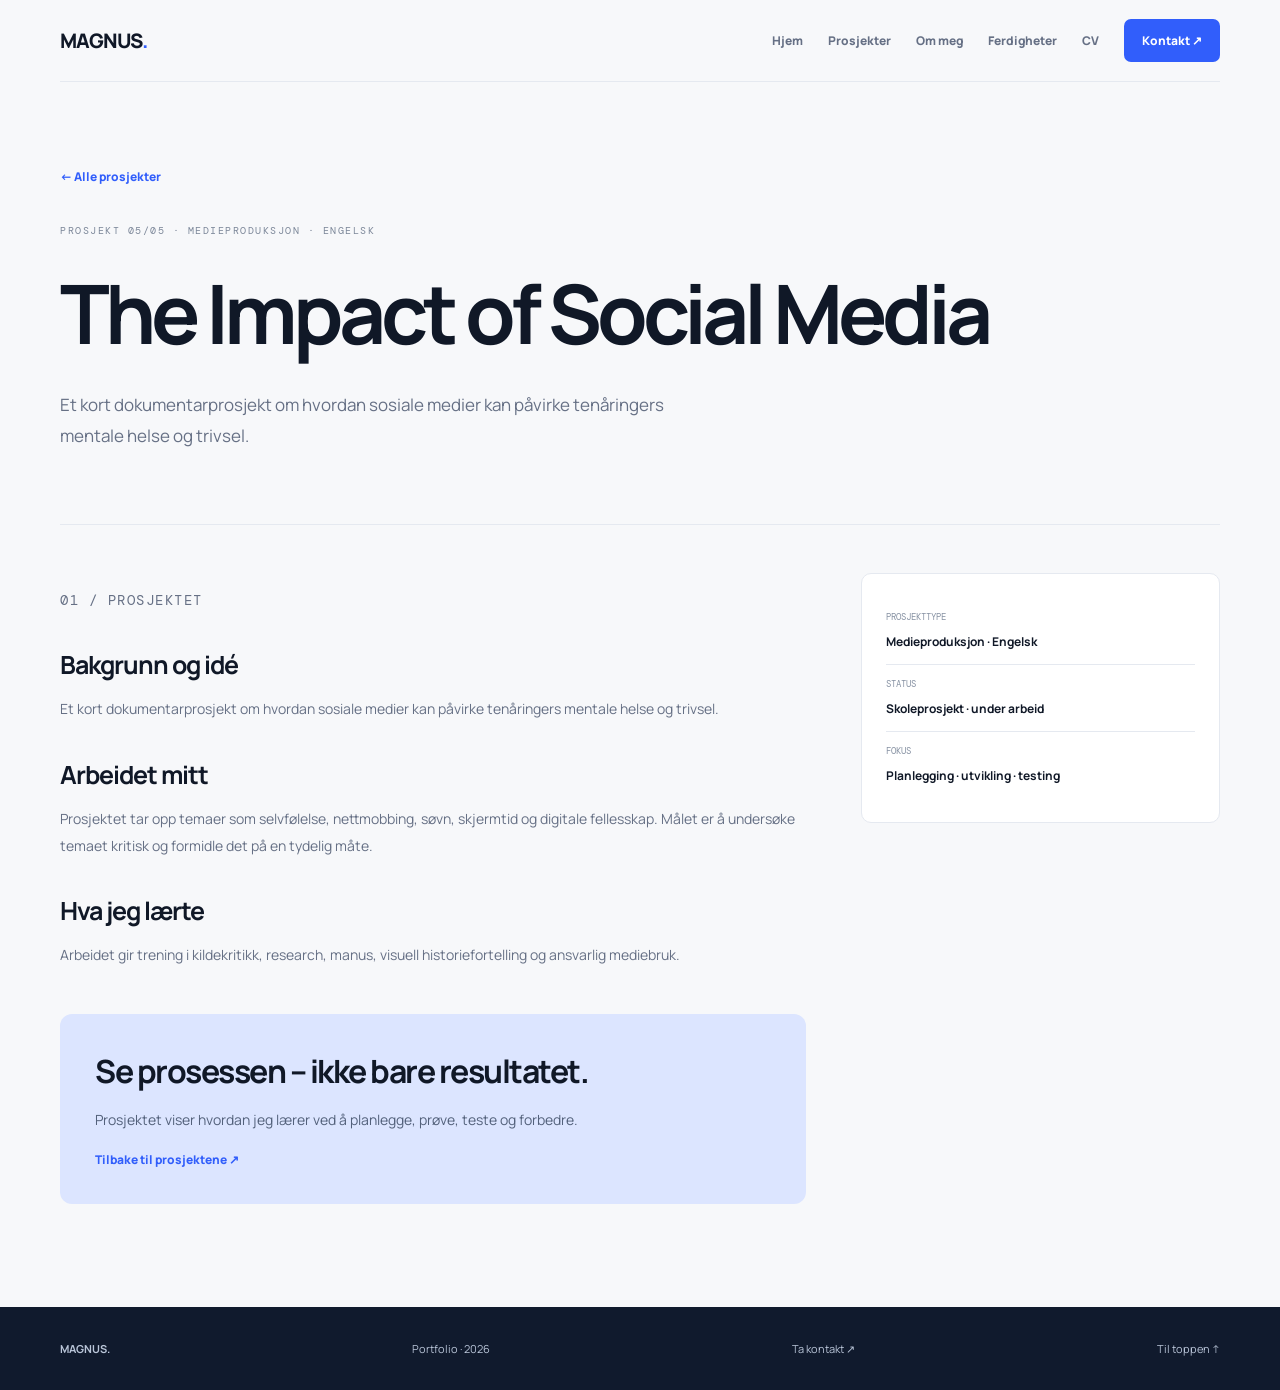
<file: projects/documentary.html>
<!doctype html><html lang="nb"><head><meta charset="utf-8"><meta name="viewport" content="width=device-width,initial-scale=1"><meta name="description" content="Magnus sin portfolio – utvalgte prosjekter innen web, IT og spillutvikling."><title>The Impact of Social Media · Magnus</title><link rel="stylesheet" href="../assets/style.css"></head><body id="top"><header class="nav wrap"><a class="brand" href="../index.html">MAGNUS<i>.</i></a><nav class="navlinks"><a href="../index.html">Hjem</a><a href="../projects.html">Prosjekter</a><a href="../about.html">Om meg</a><a href="../skills.html">Ferdigheter</a><a href="../cv.html">CV</a><a class="contact" href="../contact.html">Kontakt ↗</a></nav></header><main class="wrap"><section class="detail-hero"><a class="back" href="../projects.html">← Alle prosjekter</a><p class="eyebrow" style="margin-top:38px">PROSJEKT 05/05 · Medieproduksjon · Engelsk</p><h1>The Impact of Social Media</h1><p class="lead">Et kort dokumentarprosjekt om hvordan sosiale medier kan påvirke tenåringers mentale helse og trivsel.</p></section><section class="detail-layout"><article class="content"><p class="kicker">01 / PROSJEKTET</p><h2>Bakgrunn og idé</h2><p>Et kort dokumentarprosjekt om hvordan sosiale medier kan påvirke tenåringers mentale helse og trivsel.</p><h2>Arbeidet mitt</h2><p>Prosjektet tar opp temaer som selvfølelse, nettmobbing, søvn, skjermtid og digitale fellesskap. Målet er å undersøke temaet kritisk og formidle det på en tydelig måte.</p><h2>Hva jeg lærte</h2><p>Arbeidet gir trening i kildekritikk, research, manus, visuell historiefortelling og ansvarlig mediebruk.</p><div class="contact-band"><h2>Se prosessen – ikke bare resultatet.</h2><p>Prosjektet viser hvordan jeg lærer ved å planlegge, prøve, teste og forbedre.</p><a class="back" href="../projects.html">Tilbake til prosjektene ↗</a></div></article><aside class="facts"><div><small>Prosjekttype</small><strong>Medieproduksjon · Engelsk</strong></div><div><small>Status</small><strong>Skoleprosjekt · under arbeid</strong></div><div><small>Fokus</small><strong>Planlegging · utvikling · testing</strong></div></aside></section></main><footer class="footer"><div class="wrap footer-in"><b>MAGNUS.</b><span>Portfolio · 2026</span><a href="../contact.html">Ta kontakt ↗</a><a href="#top">Til toppen ↑</a></div></footer></body></html>
</file>
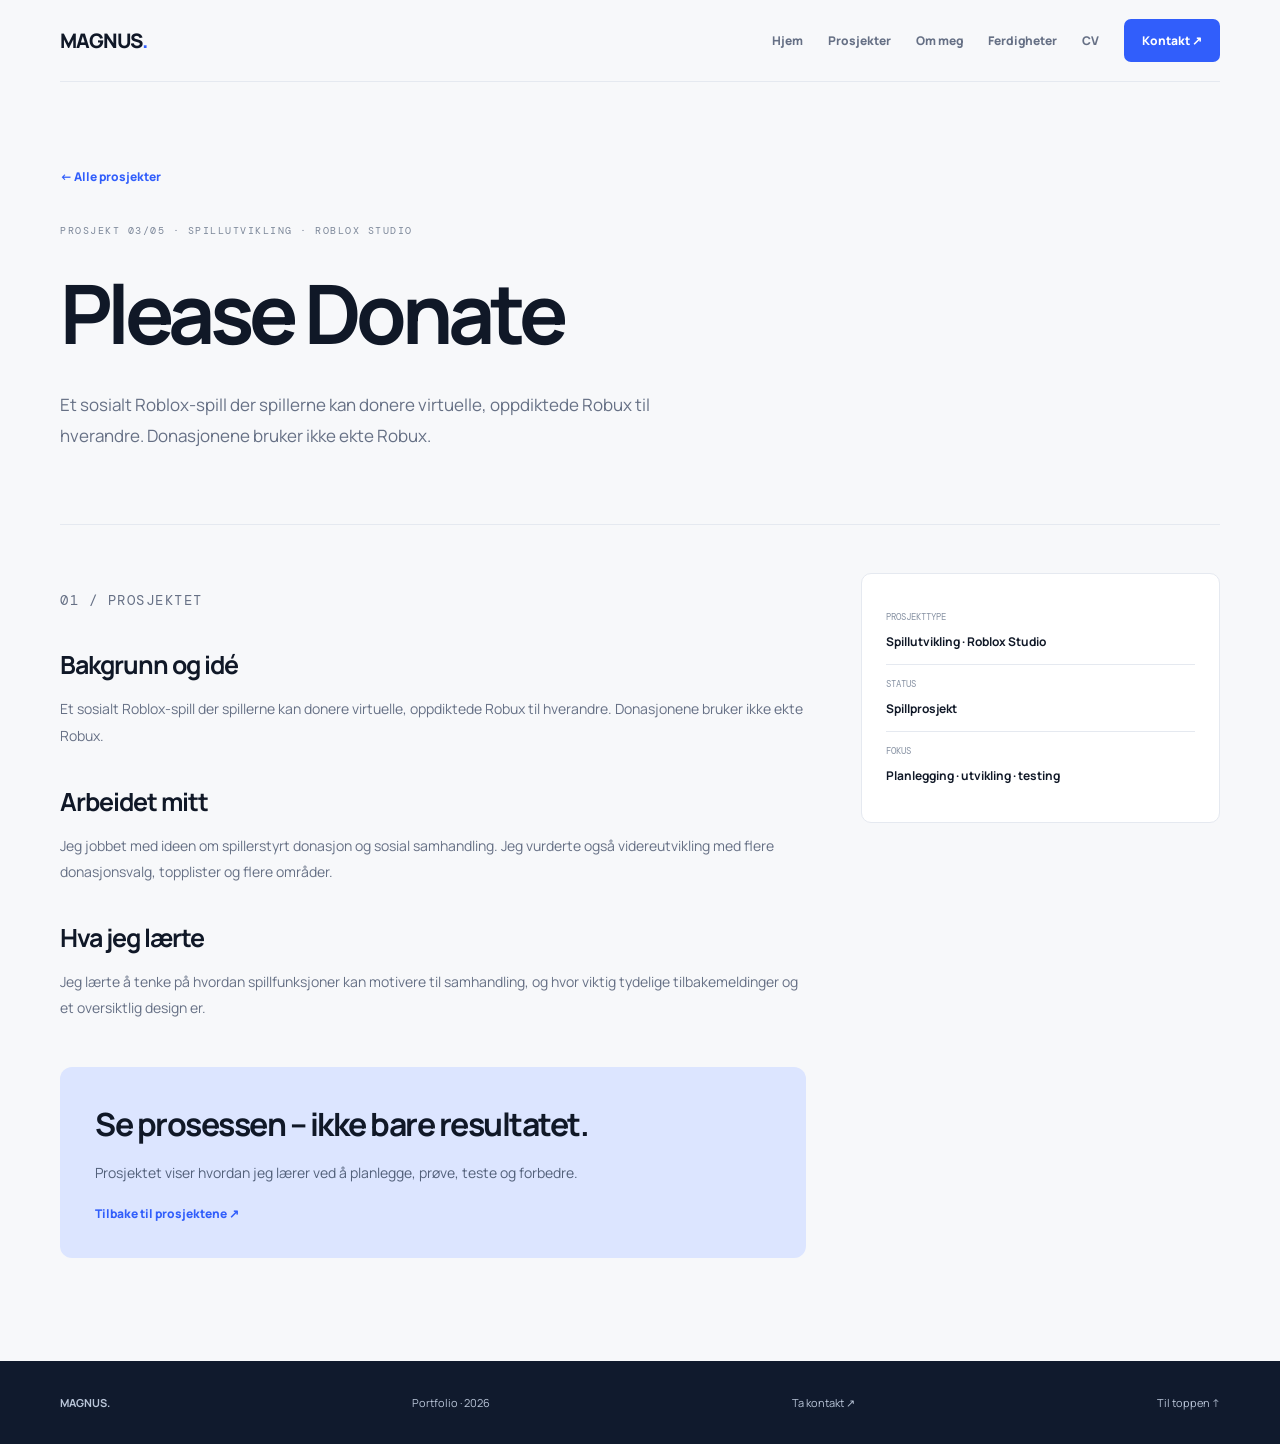
<file: projects/donate.html>
<!doctype html><html lang="nb"><head><meta charset="utf-8"><meta name="viewport" content="width=device-width,initial-scale=1"><meta name="description" content="Magnus sin portfolio – utvalgte prosjekter innen web, IT og spillutvikling."><title>Please Donate · Magnus</title><link rel="stylesheet" href="../assets/style.css"></head><body id="top"><header class="nav wrap"><a class="brand" href="../index.html">MAGNUS<i>.</i></a><nav class="navlinks"><a href="../index.html">Hjem</a><a href="../projects.html">Prosjekter</a><a href="../about.html">Om meg</a><a href="../skills.html">Ferdigheter</a><a href="../cv.html">CV</a><a class="contact" href="../contact.html">Kontakt ↗</a></nav></header><main class="wrap"><section class="detail-hero"><a class="back" href="../projects.html">← Alle prosjekter</a><p class="eyebrow" style="margin-top:38px">PROSJEKT 03/05 · Spillutvikling · Roblox Studio</p><h1>Please Donate</h1><p class="lead">Et sosialt Roblox-spill der spillerne kan donere virtuelle, oppdiktede Robux til hverandre. Donasjonene bruker ikke ekte Robux.</p></section><section class="detail-layout"><article class="content"><p class="kicker">01 / PROSJEKTET</p><h2>Bakgrunn og idé</h2><p>Et sosialt Roblox-spill der spillerne kan donere virtuelle, oppdiktede Robux til hverandre. Donasjonene bruker ikke ekte Robux.</p><h2>Arbeidet mitt</h2><p>Jeg jobbet med ideen om spillerstyrt donasjon og sosial samhandling. Jeg vurderte også videreutvikling med flere donasjonsvalg, topplister og flere områder.</p><h2>Hva jeg lærte</h2><p>Jeg lærte å tenke på hvordan spillfunksjoner kan motivere til samhandling, og hvor viktig tydelige tilbakemeldinger og et oversiktlig design er.</p><div class="contact-band"><h2>Se prosessen – ikke bare resultatet.</h2><p>Prosjektet viser hvordan jeg lærer ved å planlegge, prøve, teste og forbedre.</p><a class="back" href="../projects.html">Tilbake til prosjektene ↗</a></div></article><aside class="facts"><div><small>Prosjekttype</small><strong>Spillutvikling · Roblox Studio</strong></div><div><small>Status</small><strong>Spillprosjekt</strong></div><div><small>Fokus</small><strong>Planlegging · utvikling · testing</strong></div></aside></section></main><footer class="footer"><div class="wrap footer-in"><b>MAGNUS.</b><span>Portfolio · 2026</span><a href="../contact.html">Ta kontakt ↗</a><a href="#top">Til toppen ↑</a></div></footer></body></html>
</file>
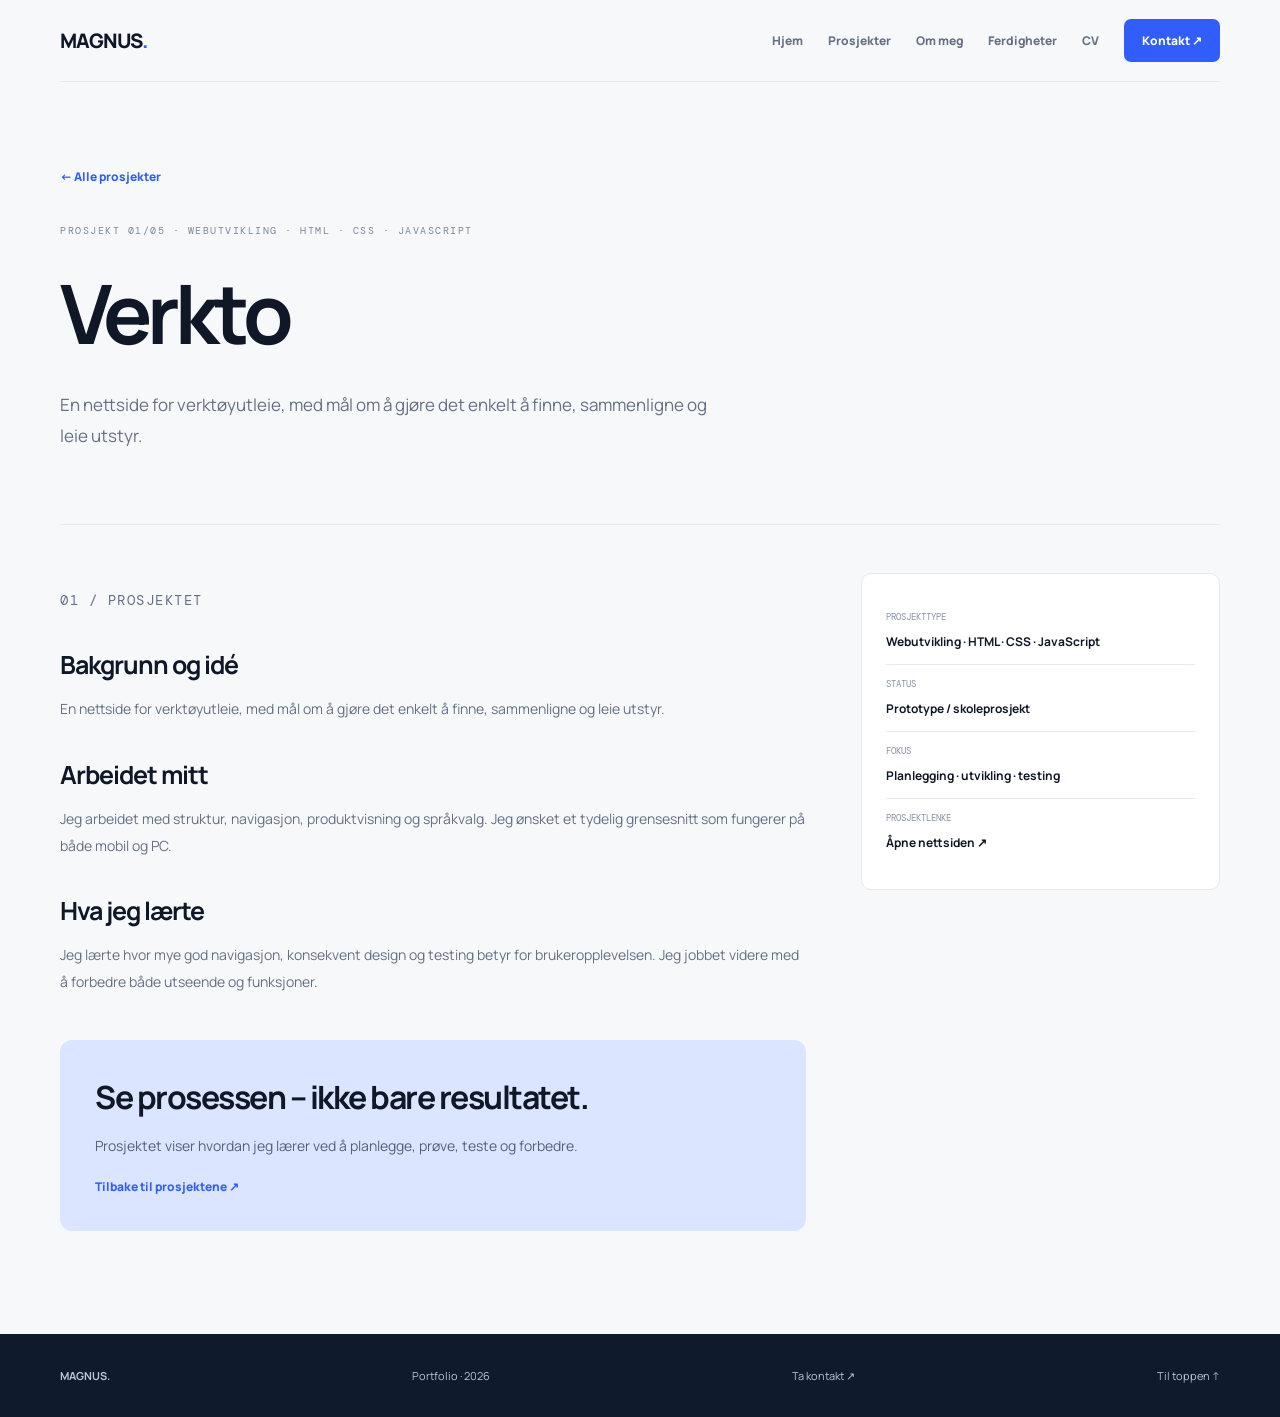
<file: projects/verkto.html>
<!doctype html><html lang="nb"><head><meta charset="utf-8"><meta name="viewport" content="width=device-width,initial-scale=1"><meta name="description" content="Magnus sin portfolio – utvalgte prosjekter innen web, IT og spillutvikling."><title>Verkto · Magnus</title><link rel="stylesheet" href="../assets/style.css"></head><body id="top"><header class="nav wrap"><a class="brand" href="../index.html">MAGNUS<i>.</i></a><nav class="navlinks"><a href="../index.html">Hjem</a><a href="../projects.html">Prosjekter</a><a href="../about.html">Om meg</a><a href="../skills.html">Ferdigheter</a><a href="../cv.html">CV</a><a class="contact" href="../contact.html">Kontakt ↗</a></nav></header><main class="wrap"><section class="detail-hero"><a class="back" href="../projects.html">← Alle prosjekter</a><p class="eyebrow" style="margin-top:38px">PROSJEKT 01/05 · Webutvikling · HTML · CSS · JavaScript</p><h1>Verkto</h1><p class="lead">En nettside for verktøyutleie, med mål om å gjøre det enkelt å finne, sammenligne og leie utstyr.</p></section><section class="detail-layout"><article class="content"><p class="kicker">01 / PROSJEKTET</p><h2>Bakgrunn og idé</h2><p>En nettside for verktøyutleie, med mål om å gjøre det enkelt å finne, sammenligne og leie utstyr.</p><h2>Arbeidet mitt</h2><p>Jeg arbeidet med struktur, navigasjon, produktvisning og språkvalg. Jeg ønsket et tydelig grensesnitt som fungerer på både mobil og PC.</p><h2>Hva jeg lærte</h2><p>Jeg lærte hvor mye god navigasjon, konsekvent design og testing betyr for brukeropplevelsen. Jeg jobbet videre med å forbedre både utseende og funksjoner.</p><div class="contact-band"><h2>Se prosessen – ikke bare resultatet.</h2><p>Prosjektet viser hvordan jeg lærer ved å planlegge, prøve, teste og forbedre.</p><a class="back" href="../projects.html">Tilbake til prosjektene ↗</a></div></article><aside class="facts"><div><small>Prosjekttype</small><strong>Webutvikling · HTML · CSS · JavaScript</strong></div><div><small>Status</small><strong>Prototype / skoleprosjekt</strong></div><div><small>Fokus</small><strong>Planlegging · utvikling · testing</strong></div><div><small>Prosjektlenke</small><strong><a href="https://manlun06.imkatta.no/Verkto/" target="_blank" rel="noopener">Åpne nettsiden ↗</a></strong></div></aside></section></main><footer class="footer"><div class="wrap footer-in"><b>MAGNUS.</b><span>Portfolio · 2026</span><a href="../contact.html">Ta kontakt ↗</a><a href="#top">Til toppen ↑</a></div></footer></body></html>
</file>
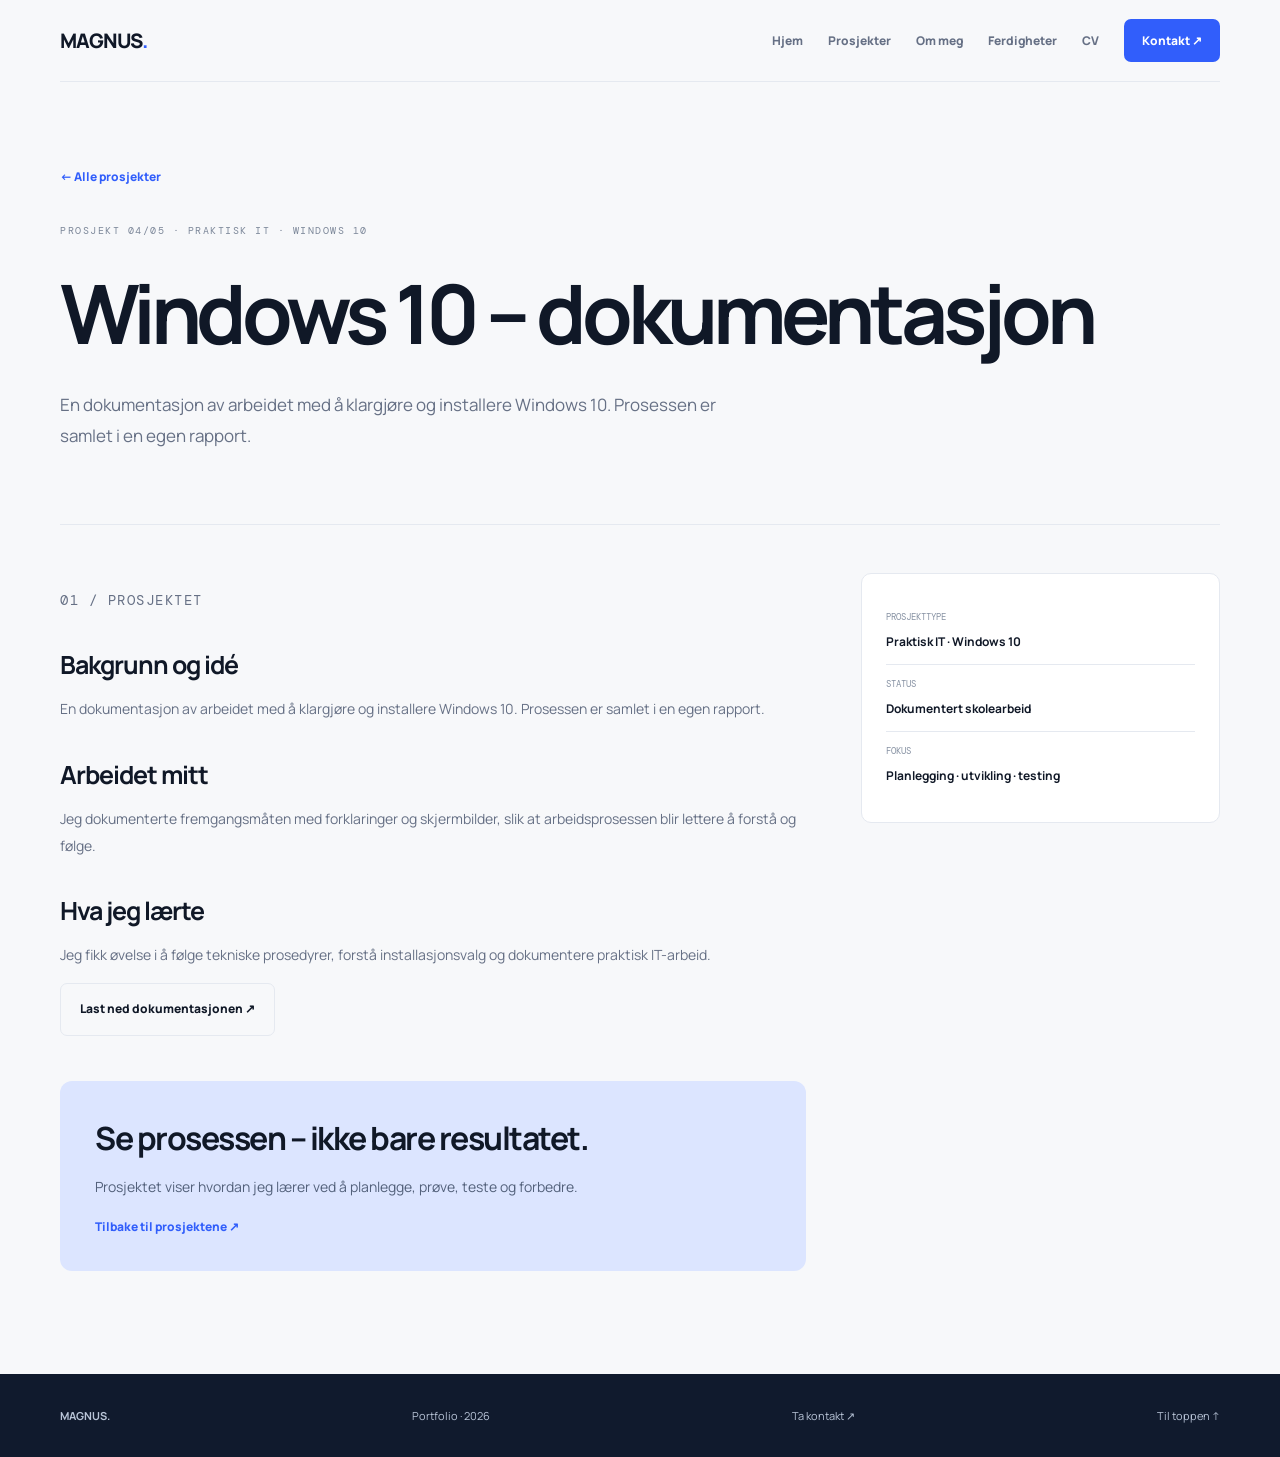
<file: projects/windows.html>
<!doctype html><html lang="nb"><head><meta charset="utf-8"><meta name="viewport" content="width=device-width,initial-scale=1"><meta name="description" content="Magnus sin portfolio – utvalgte prosjekter innen web, IT og spillutvikling."><title>Windows 10 – dokumentasjon · Magnus</title><link rel="stylesheet" href="../assets/style.css"></head><body id="top"><header class="nav wrap"><a class="brand" href="../index.html">MAGNUS<i>.</i></a><nav class="navlinks"><a href="../index.html">Hjem</a><a href="../projects.html">Prosjekter</a><a href="../about.html">Om meg</a><a href="../skills.html">Ferdigheter</a><a href="../cv.html">CV</a><a class="contact" href="../contact.html">Kontakt ↗</a></nav></header><main class="wrap"><section class="detail-hero"><a class="back" href="../projects.html">← Alle prosjekter</a><p class="eyebrow" style="margin-top:38px">PROSJEKT 04/05 · Praktisk IT · Windows 10</p><h1>Windows 10 – dokumentasjon</h1><p class="lead">En dokumentasjon av arbeidet med å klargjøre og installere Windows 10. Prosessen er samlet i en egen rapport.</p></section><section class="detail-layout"><article class="content"><p class="kicker">01 / PROSJEKTET</p><h2>Bakgrunn og idé</h2><p>En dokumentasjon av arbeidet med å klargjøre og installere Windows 10. Prosessen er samlet i en egen rapport.</p><h2>Arbeidet mitt</h2><p>Jeg dokumenterte fremgangsmåten med forklaringer og skjermbilder, slik at arbeidsprosessen blir lettere å forstå og følge.</p><h2>Hva jeg lærte</h2><p>Jeg fikk øvelse i å følge tekniske prosedyrer, forstå installasjonsvalg og dokumentere praktisk IT-arbeid.</p><p><a class="btn secondary" href="../windows10-dokumentasjon.docx" download>Last ned dokumentasjonen ↗</a></p><div class="contact-band"><h2>Se prosessen – ikke bare resultatet.</h2><p>Prosjektet viser hvordan jeg lærer ved å planlegge, prøve, teste og forbedre.</p><a class="back" href="../projects.html">Tilbake til prosjektene ↗</a></div></article><aside class="facts"><div><small>Prosjekttype</small><strong>Praktisk IT · Windows 10</strong></div><div><small>Status</small><strong>Dokumentert skolearbeid</strong></div><div><small>Fokus</small><strong>Planlegging · utvikling · testing</strong></div></aside></section></main><footer class="footer"><div class="wrap footer-in"><b>MAGNUS.</b><span>Portfolio · 2026</span><a href="../contact.html">Ta kontakt ↗</a><a href="#top">Til toppen ↑</a></div></footer></body></html>
</file>
<file: assets/style.css>
@import url('https://fonts.googleapis.com/css2?family=DM+Mono:wght@400;500&family=Manrope:wght@400;500;600;700;800&display=swap');
:root{--bg:#f7f8fa;--paper:#fff;--ink:#101827;--muted:#667085;--line:#e5e9f0;--blue:#315efb;--blue2:#dce5ff;--navy:#101a2d;--lime:#c9f36a;--max:1160px;--shadow:0 20px 60px rgba(18,32,59,.08)}*{box-sizing:border-box}html{scroll-behavior:smooth}body{margin:0;background:var(--bg);color:var(--ink);font-family:Manrope,Arial,sans-serif}a{color:inherit;text-decoration:none}.wrap{width:min(var(--max),calc(100% - 56px));margin:auto}.nav{height:82px;display:flex;align-items:center;justify-content:space-between;border-bottom:1px solid var(--line);gap:24px}.brand{font-size:20px;font-weight:800;letter-spacing:-1px}.brand i{font-style:normal;color:var(--blue)}.navlinks{display:flex;gap:25px;align-items:center;font-size:12px;font-weight:800}.navlinks a{color:#667085;transition:.2s}.navlinks a:hover,.navlinks a.active{color:var(--blue)}.navlinks .contact{background:var(--blue);color:white;padding:13px 18px;border-radius:7px}.eyebrow,.kicker,.mono{font:10px 'DM Mono',monospace;text-transform:uppercase;letter-spacing:1.5px;color:#7c8799}.hero{padding:94px 0 80px;display:grid;grid-template-columns:1.3fr .7fr;gap:48px;align-items:center}.hero h1{font-size:clamp(52px,7.7vw,94px);line-height:.99;letter-spacing:-6px;margin:22px 0 24px;max-width:780px}.hero h1 span,.detail-hero h1 span{color:var(--blue)}.lead{font-size:17px;line-height:1.85;color:var(--muted);max-width:660px}.hero-panel{background:var(--navy);color:white;border-radius:16px;padding:30px;min-height:320px;display:flex;flex-direction:column;justify-content:space-between;position:relative;overflow:hidden;box-shadow:var(--shadow)}.hero-panel:before{content:'';position:absolute;width:270px;height:270px;border:1px solid #ffffff35;border-radius:50%;right:-90px;top:28px;box-shadow:0 0 0 30px #ffffff08,0 0 0 65px #ffffff06}.hero-panel small{font:10px 'DM Mono';letter-spacing:1.5px;color:#aab7ce}.hero-panel strong{font-size:29px;line-height:1.22;max-width:250px;z-index:1}.hero-panel .statrow{display:flex;gap:28px;z-index:1}.stat b{display:block;font-size:24px}.stat span{font-size:10px;color:#aab7ce}.actions{display:flex;gap:12px;flex-wrap:wrap;margin-top:28px}.btn{display:inline-flex;align-items:center;gap:10px;padding:14px 19px;background:var(--blue);color:white;font-size:12px;font-weight:800;border:1px solid var(--blue);border-radius:7px;transition:.2s}.btn:hover{transform:translateY(-2px);box-shadow:0 10px 24px #315efb30}.btn.secondary{background:transparent;color:var(--ink);border-color:var(--line)}.section{padding:70px 0;border-top:1px solid var(--line)}.section-head{display:flex;justify-content:space-between;align-items:end;gap:30px;margin-bottom:30px}.section h2{font-size:clamp(34px,4.5vw,54px);letter-spacing:-3px;line-height:1.08;margin:12px 0 0}.section-head>p{max-width:390px;color:var(--muted);line-height:1.8;font-size:13px}.project-grid{display:grid;grid-template-columns:repeat(2,1fr);gap:16px}.project{background:var(--paper);border:1px solid var(--line);border-radius:12px;padding:27px;min-height:255px;display:flex;flex-direction:column;justify-content:space-between;transition:.25s;position:relative;overflow:hidden}.project:after{content:'↗';position:absolute;right:25px;top:55px;font-size:58px;font-weight:800;color:#eef1f7;transition:.2s}.project:hover{transform:translateY(-5px);border-color:#b8c8ff;box-shadow:var(--shadow)}.project:hover:after{color:var(--blue2);transform:translate(4px,-4px)}.project-top{display:flex;justify-content:space-between;align-items:center;gap:12px}.num{font:11px 'DM Mono';color:var(--blue)}.tag{font:9px 'DM Mono';letter-spacing:1px;text-transform:uppercase;color:#7c8799}.project h3{font-size:31px;letter-spacing:-1.4px;margin:30px 0 8px;position:relative;z-index:1}.project p{color:var(--muted);line-height:1.75;font-size:13px;max-width:470px;position:relative;z-index:1}.project-foot{display:flex;justify-content:space-between;align-items:center;margin-top:22px;font:10px 'DM Mono';color:#667085;position:relative;z-index:1}.arrow{font-size:20px;color:var(--blue)}.about-grid{display:grid;grid-template-columns:1fr 1fr;gap:70px}.about-grid h2{font-size:44px;letter-spacing:-2.5px;margin:12px 0}.about-grid p,.content p{color:var(--muted);line-height:1.9;font-size:14px}.pill-row{display:flex;flex-wrap:wrap;gap:8px;margin-top:22px}.pill{padding:9px 12px;border:1px solid var(--line);background:#fff;border-radius:5px;font:10px 'DM Mono';color:#56637a}.footer{background:var(--navy);color:white;padding:34px 0;margin-top:55px}.footer-in{display:flex;justify-content:space-between;gap:20px;color:#b9c5d8;font-size:11px}.detail-hero{padding:82px 0 55px}.detail-hero h1{font-size:clamp(48px,7vw,82px);letter-spacing:-5px;margin:20px 0}.detail-layout{display:grid;grid-template-columns:1.35fr .65fr;gap:55px;padding:48px 0;border-top:1px solid var(--line)}.detail-layout h2{font-size:25px;letter-spacing:-1px;margin:34px 0 8px}.detail-layout h2:first-child{margin-top:0}.detail-layout p{color:var(--muted);line-height:1.9;font-size:14px}.facts{background:var(--paper);border:1px solid var(--line);border-radius:10px;padding:24px;height:max-content}.facts div{padding:13px 0;border-bottom:1px solid var(--line)}.facts div:last-child{border:0}.facts small{display:block;font:9px 'DM Mono';color:#8792a3;text-transform:uppercase;margin-bottom:6px}.facts strong{font-size:12px;line-height:1.5}.back{font-size:12px;font-weight:800;color:var(--blue)}.contact-band{background:var(--blue2);padding:35px;border-radius:12px;margin:45px 0 0}.contact-band h2{font-size:32px;letter-spacing:-1.5px;margin:0 0 8px}.contact-band p{color:#53617b}.timeline{border-left:1px solid #cdd7ec;margin:28px 0 0 8px;padding-left:25px}.timeline article{position:relative;padding:0 0 26px}.timeline article:before{content:'';position:absolute;width:9px;height:9px;border-radius:50%;background:var(--blue);left:-30px;top:5px}.timeline h3{margin:0 0 7px;font-size:17px}.timeline p{margin:0;color:var(--muted);line-height:1.7;font-size:13px}.skill-grid{display:grid;grid-template-columns:repeat(3,1fr);gap:14px}.skill-card{background:white;border:1px solid var(--line);border-radius:10px;padding:22px}.skill-card h3{margin:0 0 12px;font-size:15px}.skill-card p{color:var(--muted);font-size:12px;line-height:1.8;margin:0}.note{background:#eef2ff;border:1px solid #dce5ff;padding:15px;border-radius:8px;color:#45516c;font-size:12px;line-height:1.7}.mobile-menu{display:none}@media(max-width:760px){.wrap{width:min(100% - 32px,var(--max))}.nav{height:auto;padding:20px 0;align-items:flex-start}.navlinks{gap:11px;flex-wrap:wrap;justify-content:flex-end;font-size:10px;max-width:74%}.navlinks .contact{padding:9px 11px}.hero{grid-template-columns:1fr;padding:62px 0 50px;gap:25px}.hero h1{letter-spacing:-3.5px}.hero-panel{min-height:235px}.section{padding:48px 0}.section-head{display:block}.project-grid,.about-grid,.detail-layout,.skill-grid{grid-template-columns:1fr;gap:14px}.project{min-height:225px;padding:22px}.project h3{font-size:28px}.about-grid h2{font-size:37px}.detail-hero{padding:56px 0 35px}.detail-layout{padding:30px 0}.footer-in{flex-direction:column}.contact-band{padding:25px}.contact-band h2{font-size:27px}}
</file>
